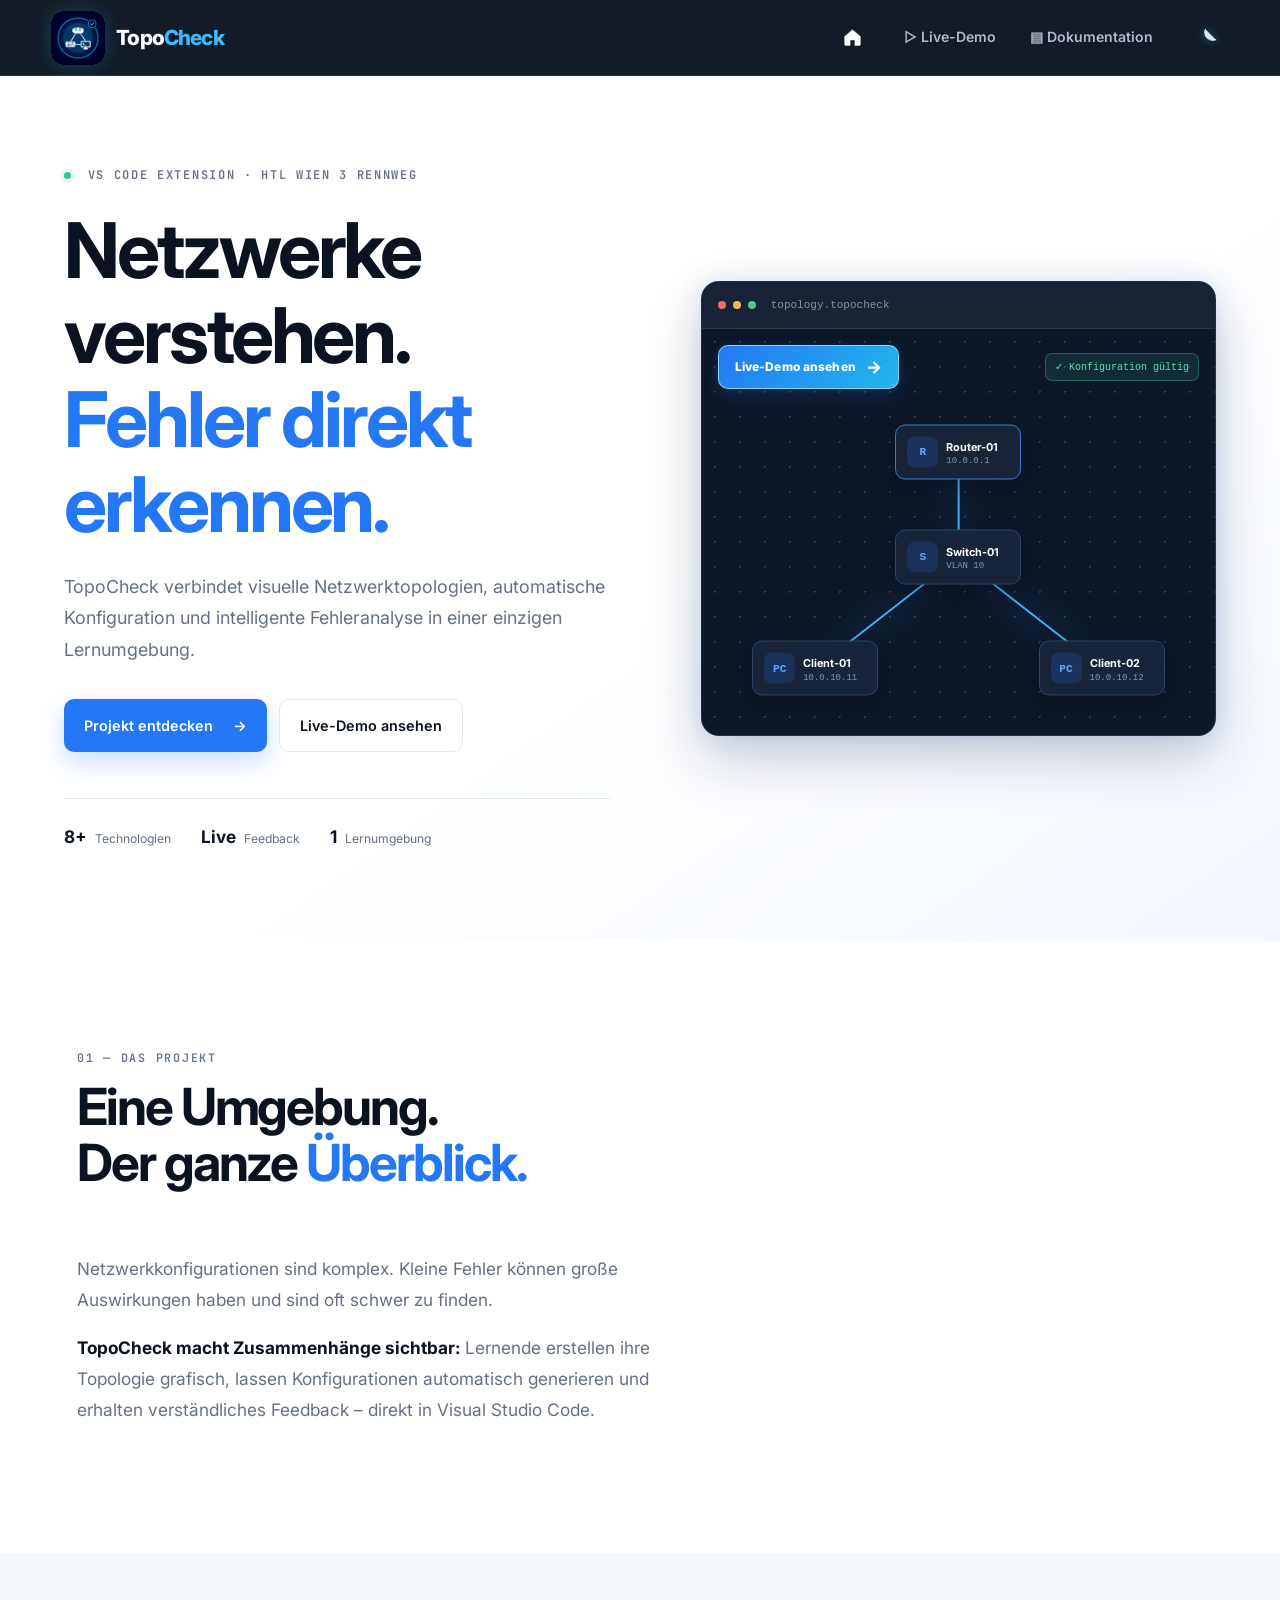
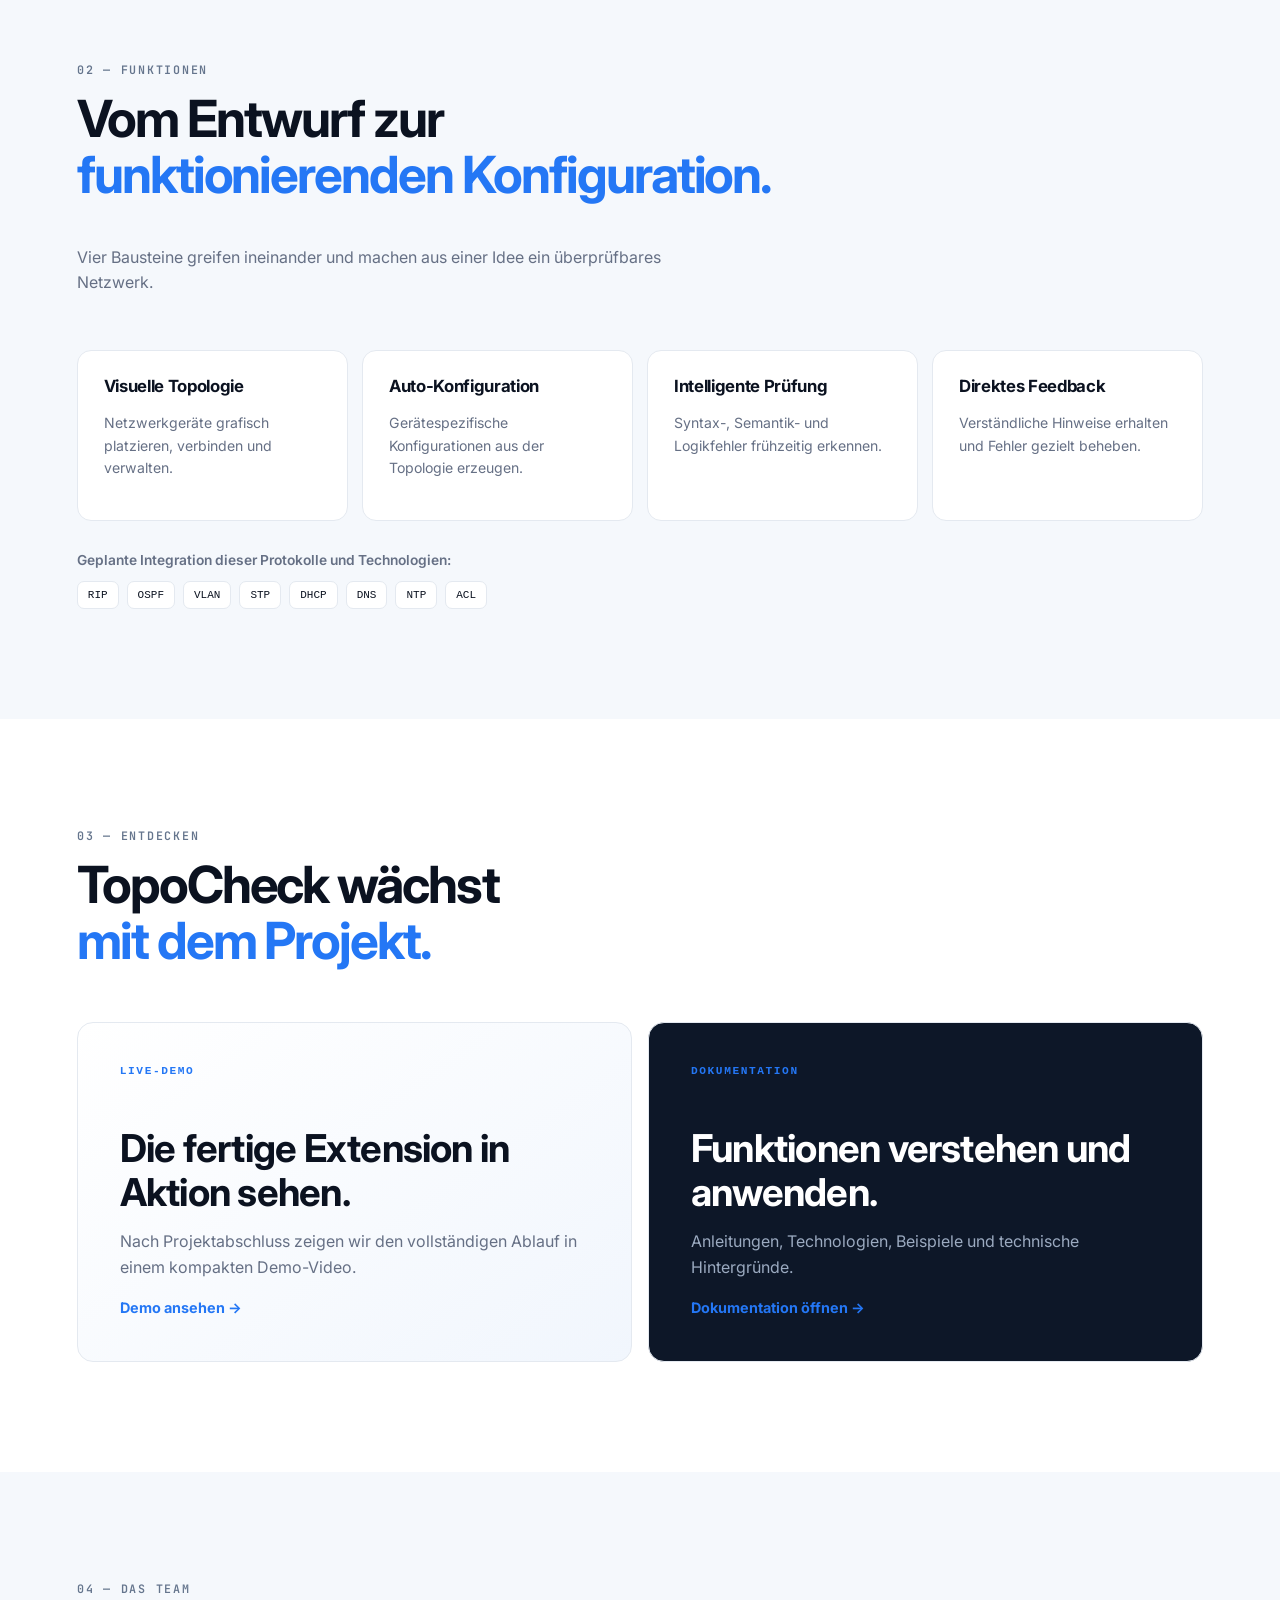
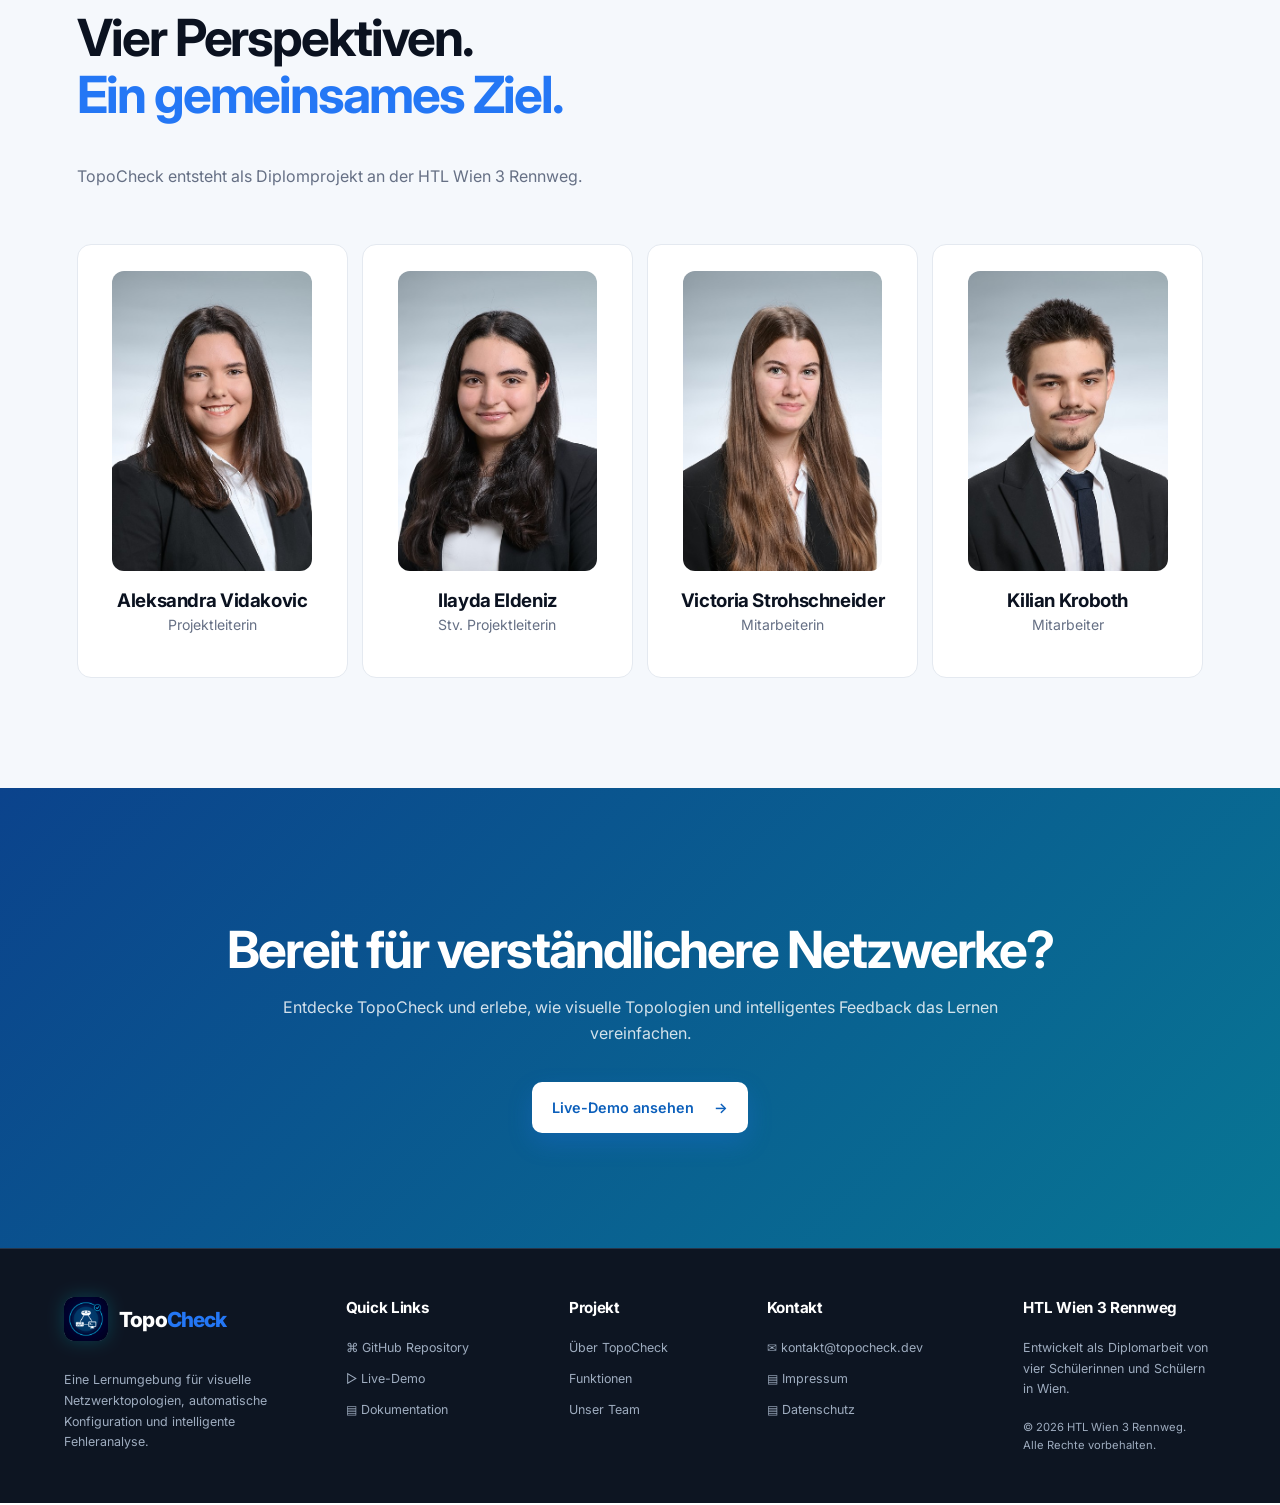
<file: index.html>
<!doctype html>
<html lang="de">

<head>
    <meta charset="utf-8">

    <meta name="viewport" content="width=device-width, initial-scale=1">

    <meta name="description"
        content="TopoCheck verbindet visuelle Netzwerktopologien, automatische Konfiguration und intelligente Fehleranalyse.">

    <title>TopoCheck | Netzwerke verstehen</title>

    <link rel="icon" href="assets/images/logo/favicon.svg" type="image/svg+xml">

    <!-- Schriftarten -->
    <link rel="preconnect" href="https://fonts.googleapis.com">

    <link rel="preconnect" href="https://fonts.gstatic.com" crossorigin>

    <link
        href="https://fonts.googleapis.com/css2?family=Inter:wght@400;500;600;700;800&family=JetBrains+Mono:wght@400;500;600&display=swap"
        rel="stylesheet">

    <!-- Stylesheets -->
    <link rel="stylesheet" href="assets/css/base.css?v=20261113-1">

    <link rel="stylesheet" href="assets/css/components.css?v=20261113-2">

    <link rel="stylesheet" href="assets/css/home.css?v=20261113-1">

    <link rel="stylesheet" href="assets/css/animations.css?v=20260816-4">

    <link rel="stylesheet" href="assets/css/responsive.css?v=20261113-1">

    <!-- JavaScript -->
    <script src="assets/js/main.js?v=20260817-3" defer></script>

    <script src="assets/js/animations.js" defer></script>
</head>

<body>
    <header class="site-header"><a class="brand" href="./" aria-label="TopoCheck Startseite"><img
                class="brand-logo" src="assets/images/logo/dark_logo.jpeg" alt=""><span class="brand-text">Topo<em>Check</em></span></a><button
            class="menu-button" type="button" aria-label="Navigation öffnen" aria-expanded="false"
            aria-controls="main-navigation"><span></span><span></span><span></span></button>
        <nav class="main-nav" id="main-navigation"><a class="nav-home active" href="./" aria-label="Startseite" title="Startseite"><svg viewBox="0 0 24 24" aria-hidden="true"><path d="M3 10.8 12 3l9 7.8v9.1a1.1 1.1 0 0 1-1.1 1.1h-5.2v-6.2H9.3V21H4.1A1.1 1.1 0 0 1 3 19.9Z"></path></svg></a><a href="playground/">▷ Live-Demo</a><a
                href="docs/">▤ Dokumentation</a></nav>
    </header>
    <main>
        <section class="hero" id="start">
            <div class="hero-copy reveal">
                <p class="eyebrow"><span></span> VS CODE EXTENSION · HTL WIEN 3 RENNWEG</p>
                <h1>Netzwerke verstehen.<br><em>Fehler direkt erkennen.</em></h1>
                <p class="lead">TopoCheck verbindet visuelle Netzwerktopologien, automatische Konfiguration und
                    intelligente Fehleranalyse in einer einzigen Lernumgebung.</p>
                <div class="button-row"><a class="button primary" href="#projekt">Projekt entdecken <span>→</span></a><a
                        class="button secondary" href="playground/">Live-Demo ansehen</a></div>
                <div class="hero-stats"><span><b>8+</b> Technologien</span><span><b>Live</b>
                        Feedback</span><span><b>1</b> Lernumgebung</span></div>
            </div>
            <div class="topology-window reveal" aria-label="Vorschau der TopoCheck Extension">
                <div class="window-bar"><i></i><i></i><i></i><span>topology.topocheck</span></div>
                <div class="topology-canvas">
                    <div class="topology-actions">
                        <a class="preview-playground" href="playground/">Live-Demo ansehen <span aria-hidden="true">→</span></a>
                        <span class="valid-badge">✓ Konfiguration gültig</span>
                    </div>
                    <div class="topology-graph">
                        <svg class="topology-wires" viewBox="0 0 100 100" preserveAspectRatio="none" aria-hidden="true">
                            <line x1="50" y1="18" x2="50" y2="50"></line>
                            <line x1="50" y1="50" x2="20" y2="84"></line>
                            <line x1="50" y1="50" x2="80" y2="84"></line>
                        </svg>
                        <div class="device router"><b>R</b><span>Router-01<small>10.0.0.1</small></span></div>
                        <div class="device switch"><b>S</b><span>Switch-01<small>VLAN 10</small></span></div>
                        <div class="device client client-a"><b>PC</b><span>Client-01<small>10.0.10.11</small></span></div>
                        <div class="device client client-b"><b>PC</b><span>Client-02<small>10.0.10.12</small></span></div>
                    </div>
                </div>
            </div>
        </section>
        <section class="section intro" id="projekt">
            <div class="reveal">
                <p class="section-label">01 — DAS PROJEKT</p>
                <h2>Eine Umgebung.<br>Der ganze <em>Überblick.</em></h2>
            </div>
            <div class="intro-copy reveal">
                <p>Netzwerkkonfigurationen sind komplex. Kleine Fehler können große Auswirkungen haben und sind oft
                    schwer zu finden.</p>
                <p><strong>TopoCheck macht Zusammenhänge sichtbar:</strong> Lernende erstellen ihre Topologie grafisch,
                    lassen Konfigurationen automatisch generieren und erhalten verständliches Feedback – direkt in
                    Visual Studio Code.</p>
            </div>
        </section>
        <section class="section soft" id="funktionen">
            <div class="section-heading reveal">
                <div>
                    <p class="section-label">02 — FUNKTIONEN</p>
                    <h2>Vom Entwurf zur<br><em>funktionierenden Konfiguration.</em></h2>
                </div>
                <p>Vier Bausteine greifen ineinander und machen aus einer Idee ein überprüfbares Netzwerk.</p>
            </div>
            <div class="feature-grid">
                <article class="feature-card reveal">
                    <h3>Visuelle Topologie</h3>
                    <p>Netzwerkgeräte grafisch platzieren, verbinden und verwalten.</p>
                </article>
                <article class="feature-card reveal">
                    <h3>Auto-Konfiguration</h3>
                    <p>Gerätespezifische Konfigurationen aus der Topologie erzeugen.</p>
                </article>
                <article class="feature-card reveal">
                    <h3>Intelligente Prüfung</h3>
                    <p>Syntax-, Semantik- und Logikfehler frühzeitig erkennen.</p>
                </article>
                <article class="feature-card reveal">
                    <h3>Direktes Feedback</h3>
                    <p>Verständliche Hinweise erhalten und Fehler gezielt beheben.</p>
                </article>
            </div>
            <p class="technology-note reveal">Geplante Integration dieser Protokolle und Technologien:</p>
            <div class="technology-row reveal">
                <span>RIP</span><span>OSPF</span><span>VLAN</span><span>STP</span><span>DHCP</span><span>DNS</span><span>NTP</span><span>ACL</span>
            </div>
        </section>
        <section class="section paths">
            <div class="section-heading reveal">
                <div>
                    <p class="section-label">03 — ENTDECKEN</p>
                    <h2>TopoCheck wächst<br><em>mit dem Projekt.</em></h2>
                </div>
            </div>
            <div class="path-grid"><a class="path-card reveal" href="playground/"><span>LIVE-DEMO</span>
                    <h3>Die fertige Extension in Aktion sehen.</h3>
                    <p>Nach Projektabschluss zeigen wir den vollständigen Ablauf in einem kompakten Demo-Video.</p><b>Demo ansehen
                        →</b>
                </a><a class="path-card dark reveal" href="docs/"><span>DOKUMENTATION</span>
                    <h3>Funktionen verstehen und anwenden.</h3>
                    <p>Anleitungen, Technologien, Beispiele und technische Hintergründe.</p><b>Dokumentation öffnen
                        →</b>
                </a></div>
        </section>
        <section class="section soft" id="team">
            <div class="section-heading reveal">
                <div>
                    <p class="section-label">04 — DAS TEAM</p>
                    <h2>Vier Perspektiven.<br><em>Ein gemeinsames Ziel.</em></h2>
                </div>
                <p>TopoCheck entsteht als Diplomprojekt an der HTL Wien 3 Rennweg.</p>
            </div>
            <div class="team-grid">
                <article class="team-card reveal">
                    <img class="team-photo" src="assets/images/team/Aleksandra-portrait.jpg?v=69cac9b" alt="Aleksandra Vidakovic">
                    <h3>Aleksandra Vidakovic</h3>
                    <p>Projektleiterin</p>
                </article>
                <article class="team-card reveal">
                    <img class="team-photo" src="assets/images/team/Ilayda.jpg" alt="Ilayda Eldeniz">
                    <h3>Ilayda Eldeniz</h3>
                    <p>Stv. Projektleiterin</p>
                </article>
                <article class="team-card reveal">
                    <img class="team-photo" src="assets/images/team/Victoria.jpg" alt="Victoria Strohschneider">
                    <h3>Victoria Strohschneider</h3>
                    <p>Mitarbeiterin</p>
                </article>
                <article class="team-card reveal">
                    <img class="team-photo" src="assets/images/team/Kilian-portrait.jpg?v=69cac9b" alt="Kilian Kroboth">
                    <h3>Kilian Kroboth</h3>
                    <p>Mitarbeiter</p>
                </article>
            </div>
        </section>
        <section class="contact-section">
            <h2>Bereit für verständlichere Netzwerke?</h2>
            <p>Entdecke TopoCheck und erlebe, wie visuelle Topologien und intelligentes Feedback das Lernen vereinfachen.</p>
            <a class="button primary" href="playground/">Live-Demo ansehen <span>→</span></a>
        </section>
    </main>
    <footer class="site-footer">
        <div class="footer-column footer-about"><a class="brand" href="./"><img class="brand-logo"
                    src="assets/images/logo/dark_logo.jpeg" alt=""><span>Topo<em>Check</em></span></a>
            <p>Eine Lernumgebung für visuelle Netzwerktopologien, automatische Konfiguration und intelligente Fehleranalyse.</p>
        </div>
        <div class="footer-column"><h3>Quick Links</h3><a href="https://github.com/TopoCheck/TopoCheck-Extension" target="_blank" rel="noopener noreferrer">⌘ GitHub Repository</a><a
                href="playground/">▷ Live-Demo</a><a href="docs/">▤ Dokumentation</a></div>
        <div class="footer-column"><h3>Projekt</h3><a href="#projekt">Über TopoCheck</a><a href="#funktionen">Funktionen</a><a
                href="#team">Unser Team</a></div>
        <div class="footer-column"><h3>Kontakt</h3><a href="mailto:kontakt@topocheck.dev">✉ kontakt@topocheck.dev</a><a
                href="impressum/">▤ Impressum</a><a href="datenschutz/">▤ Datenschutz</a></div>
        <div class="footer-column"><h3>HTL Wien 3 Rennweg</h3><p>Entwickelt als Diplomarbeit von vier Schülerinnen und Schülern in Wien.</p><p
                class="copyright">© <span data-current-year>2026</span> HTL Wien 3 Rennweg.<br>Alle Rechte vorbehalten.</p></div>
    </footer>
</body>

</html>
</file>
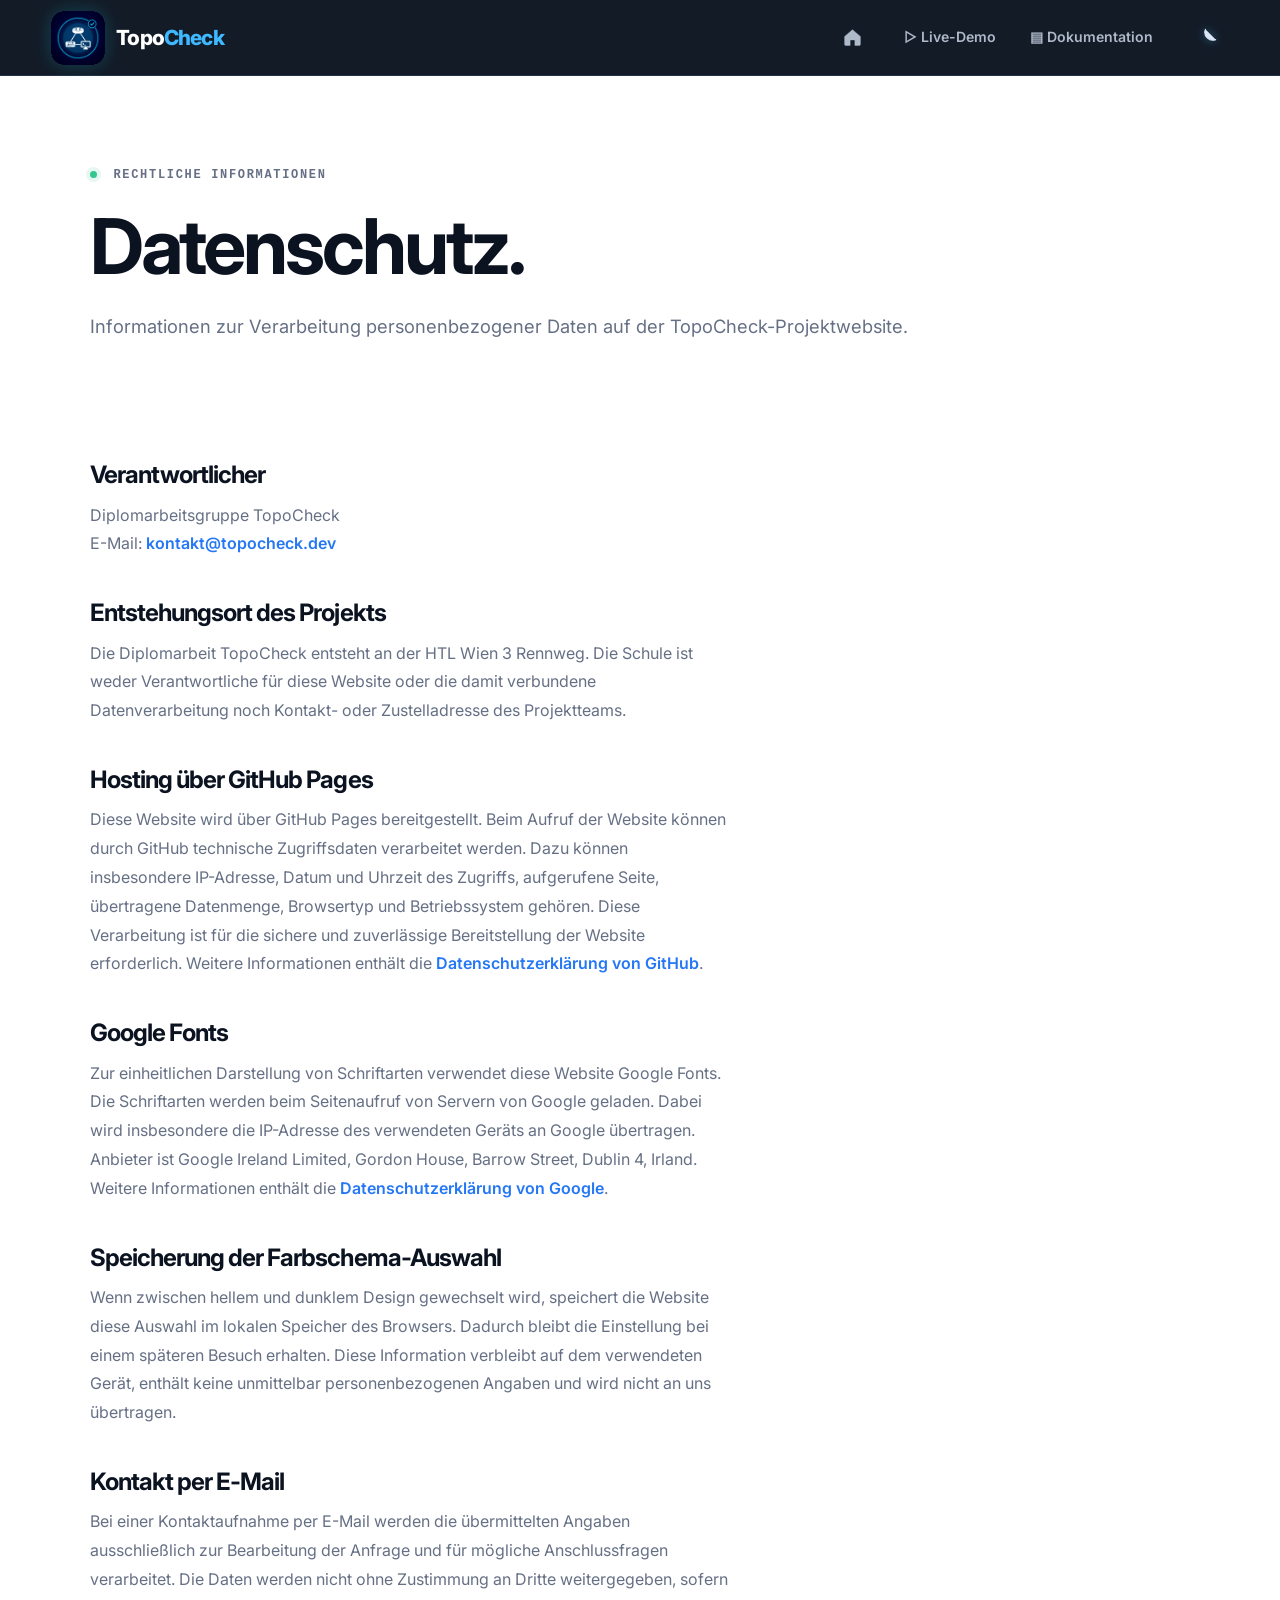
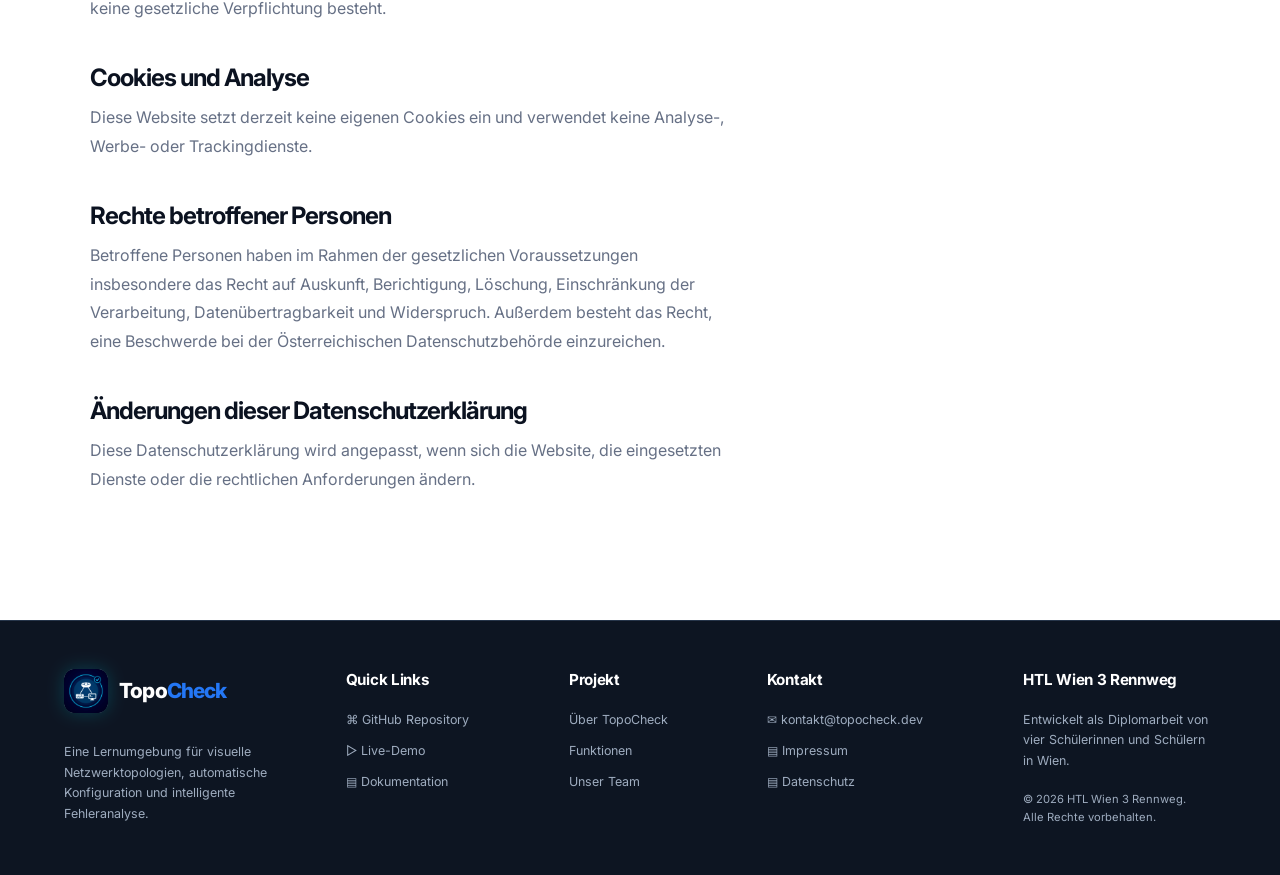
<file: datenschutz/index.html>
<!DOCTYPE html>
<html lang="de">
<head>
    <meta charset="UTF-8">
    <meta name="viewport" content="width=device-width, initial-scale=1.0">
    <meta name="description" content="Datenschutzerklärung der TopoCheck Projektwebsite.">
    <title>Datenschutz | TopoCheck</title>
    <link rel="icon" href="../assets/images/logo/favicon.svg" type="image/svg+xml">
    <link rel="preconnect" href="https://fonts.googleapis.com">
    <link rel="preconnect" href="https://fonts.gstatic.com" crossorigin>
    <link href="https://fonts.googleapis.com/css2?family=IBM+Plex+Mono:wght@400;500;600&family=Inter:wght@400;500;600;700;800&display=swap" rel="stylesheet">
    <link rel="stylesheet" href="../assets/css/base.css?v=20261113-1">
    <link rel="stylesheet" href="../assets/css/components.css?v=20261113-2">
    <link rel="stylesheet" href="../assets/css/animations.css?v=20260816-4">
    <link rel="stylesheet" href="../assets/css/responsive.css?v=20261113-1">
    <script src="../assets/js/main.js?v=20260817-3" defer></script>
</head>
<body>
    <header class="site-header"><a class="brand" href="../" aria-label="TopoCheck Startseite"><img
                class="brand-logo" src="../assets/images/logo/dark_logo.jpeg" alt=""><span class="brand-text">Topo<em>Check</em></span></a><button
            class="menu-button" type="button" aria-label="Navigation öffnen" aria-expanded="false"
            aria-controls="main-navigation"><span></span><span></span><span></span></button>
        <nav class="main-nav" id="main-navigation"><a class="nav-home" href="../" aria-label="Startseite" title="Startseite"><svg viewBox="0 0 24 24" aria-hidden="true"><path d="M3 10.8 12 3l9 7.8v9.1a1.1 1.1 0 0 1-1.1 1.1h-5.2v-6.2H9.3V21H4.1A1.1 1.1 0 0 1 3 19.9Z"></path></svg></a><a href="../playground/">▷ Live-Demo</a><a href="../docs/">▤ Dokumentation</a></nav>
    </header>
    <main>
        <section class="page-hero">
            <p class="eyebrow"><span></span> RECHTLICHE INFORMATIONEN</p>
            <h1>Datenschutz.</h1>
            <p>Informationen zur Verarbeitung personenbezogener Daten auf der TopoCheck-Projektwebsite.</p>
        </section>
        <section class="legal-content">
            <h2>Verantwortlicher</h2>
            <p>Diplomarbeitsgruppe TopoCheck<br>E-Mail: <a href="mailto:kontakt@topocheck.dev">kontakt@topocheck.dev</a></p>

            <h2>Entstehungsort des Projekts</h2>
            <p>Die Diplomarbeit TopoCheck entsteht an der HTL Wien 3 Rennweg. Die Schule ist weder Verantwortliche für diese Website oder die damit verbundene Datenverarbeitung noch Kontakt- oder Zustelladresse des Projektteams.</p>

            <h2>Hosting über GitHub Pages</h2>
            <p>Diese Website wird über GitHub Pages bereitgestellt. Beim Aufruf der Website können durch GitHub technische Zugriffsdaten verarbeitet werden. Dazu können insbesondere IP-Adresse, Datum und Uhrzeit des Zugriffs, aufgerufene Seite, übertragene Datenmenge, Browsertyp und Betriebssystem gehören. Diese Verarbeitung ist für die sichere und zuverlässige Bereitstellung der Website erforderlich. Weitere Informationen enthält die <a href="https://docs.github.com/de/site-policy/privacy-policies/github-general-privacy-statement" target="_blank" rel="noopener noreferrer">Datenschutzerklärung von GitHub</a>.</p>

            <h2>Google Fonts</h2>
            <p>Zur einheitlichen Darstellung von Schriftarten verwendet diese Website Google Fonts. Die Schriftarten werden beim Seitenaufruf von Servern von Google geladen. Dabei wird insbesondere die IP-Adresse des verwendeten Geräts an Google übertragen. Anbieter ist Google Ireland Limited, Gordon House, Barrow Street, Dublin 4, Irland. Weitere Informationen enthält die <a href="https://policies.google.com/privacy?hl=de" target="_blank" rel="noopener noreferrer">Datenschutzerklärung von Google</a>.</p>

            <h2>Speicherung der Farbschema-Auswahl</h2>
            <p>Wenn zwischen hellem und dunklem Design gewechselt wird, speichert die Website diese Auswahl im lokalen Speicher des Browsers. Dadurch bleibt die Einstellung bei einem späteren Besuch erhalten. Diese Information verbleibt auf dem verwendeten Gerät, enthält keine unmittelbar personenbezogenen Angaben und wird nicht an uns übertragen.</p>

            <h2>Kontakt per E-Mail</h2>
            <p>Bei einer Kontaktaufnahme per E-Mail werden die übermittelten Angaben ausschließlich zur Bearbeitung der Anfrage und für mögliche Anschlussfragen verarbeitet. Die Daten werden nicht ohne Zustimmung an Dritte weitergegeben, sofern keine gesetzliche Verpflichtung besteht.</p>

            <h2>Cookies und Analyse</h2>
            <p>Diese Website setzt derzeit keine eigenen Cookies ein und verwendet keine Analyse-, Werbe- oder Trackingdienste.</p>

            <h2>Rechte betroffener Personen</h2>
            <p>Betroffene Personen haben im Rahmen der gesetzlichen Voraussetzungen insbesondere das Recht auf Auskunft, Berichtigung, Löschung, Einschränkung der Verarbeitung, Datenübertragbarkeit und Widerspruch. Außerdem besteht das Recht, eine Beschwerde bei der Österreichischen Datenschutzbehörde einzureichen.</p>

            <h2>Änderungen dieser Datenschutzerklärung</h2>
            <p>Diese Datenschutzerklärung wird angepasst, wenn sich die Website, die eingesetzten Dienste oder die rechtlichen Anforderungen ändern.</p>
        </section>
    </main>
    <footer class="site-footer">
        <div class="footer-column footer-about"><a class="brand" href="../"><img class="brand-logo" src="../assets/images/logo/dark_logo.jpeg" alt=""><span>Topo<em>Check</em></span></a><p>Eine Lernumgebung für visuelle Netzwerktopologien, automatische Konfiguration und intelligente Fehleranalyse.</p></div>
        <div class="footer-column"><h3>Quick Links</h3><a href="https://github.com/TopoCheck/TopoCheck-Extension" target="_blank" rel="noopener noreferrer">⌘ GitHub Repository</a><a href="../playground/">▷ Live-Demo</a><a href="../docs/">▤ Dokumentation</a></div>
        <div class="footer-column"><h3>Projekt</h3><a href="../#projekt">Über TopoCheck</a><a href="../#funktionen">Funktionen</a><a href="../#team">Unser Team</a></div>
        <div class="footer-column"><h3>Kontakt</h3><a href="mailto:kontakt@topocheck.dev">✉ kontakt@topocheck.dev</a><a href="../impressum/">▤ Impressum</a><a href="./">▤ Datenschutz</a></div>
        <div class="footer-column"><h3>HTL Wien 3 Rennweg</h3><p>Entwickelt als Diplomarbeit von vier Schülerinnen und Schülern in Wien.</p><p class="copyright">© <span data-current-year>2026</span> HTL Wien 3 Rennweg.<br>Alle Rechte vorbehalten.</p></div>
    </footer>
</body>
</html>
</file>
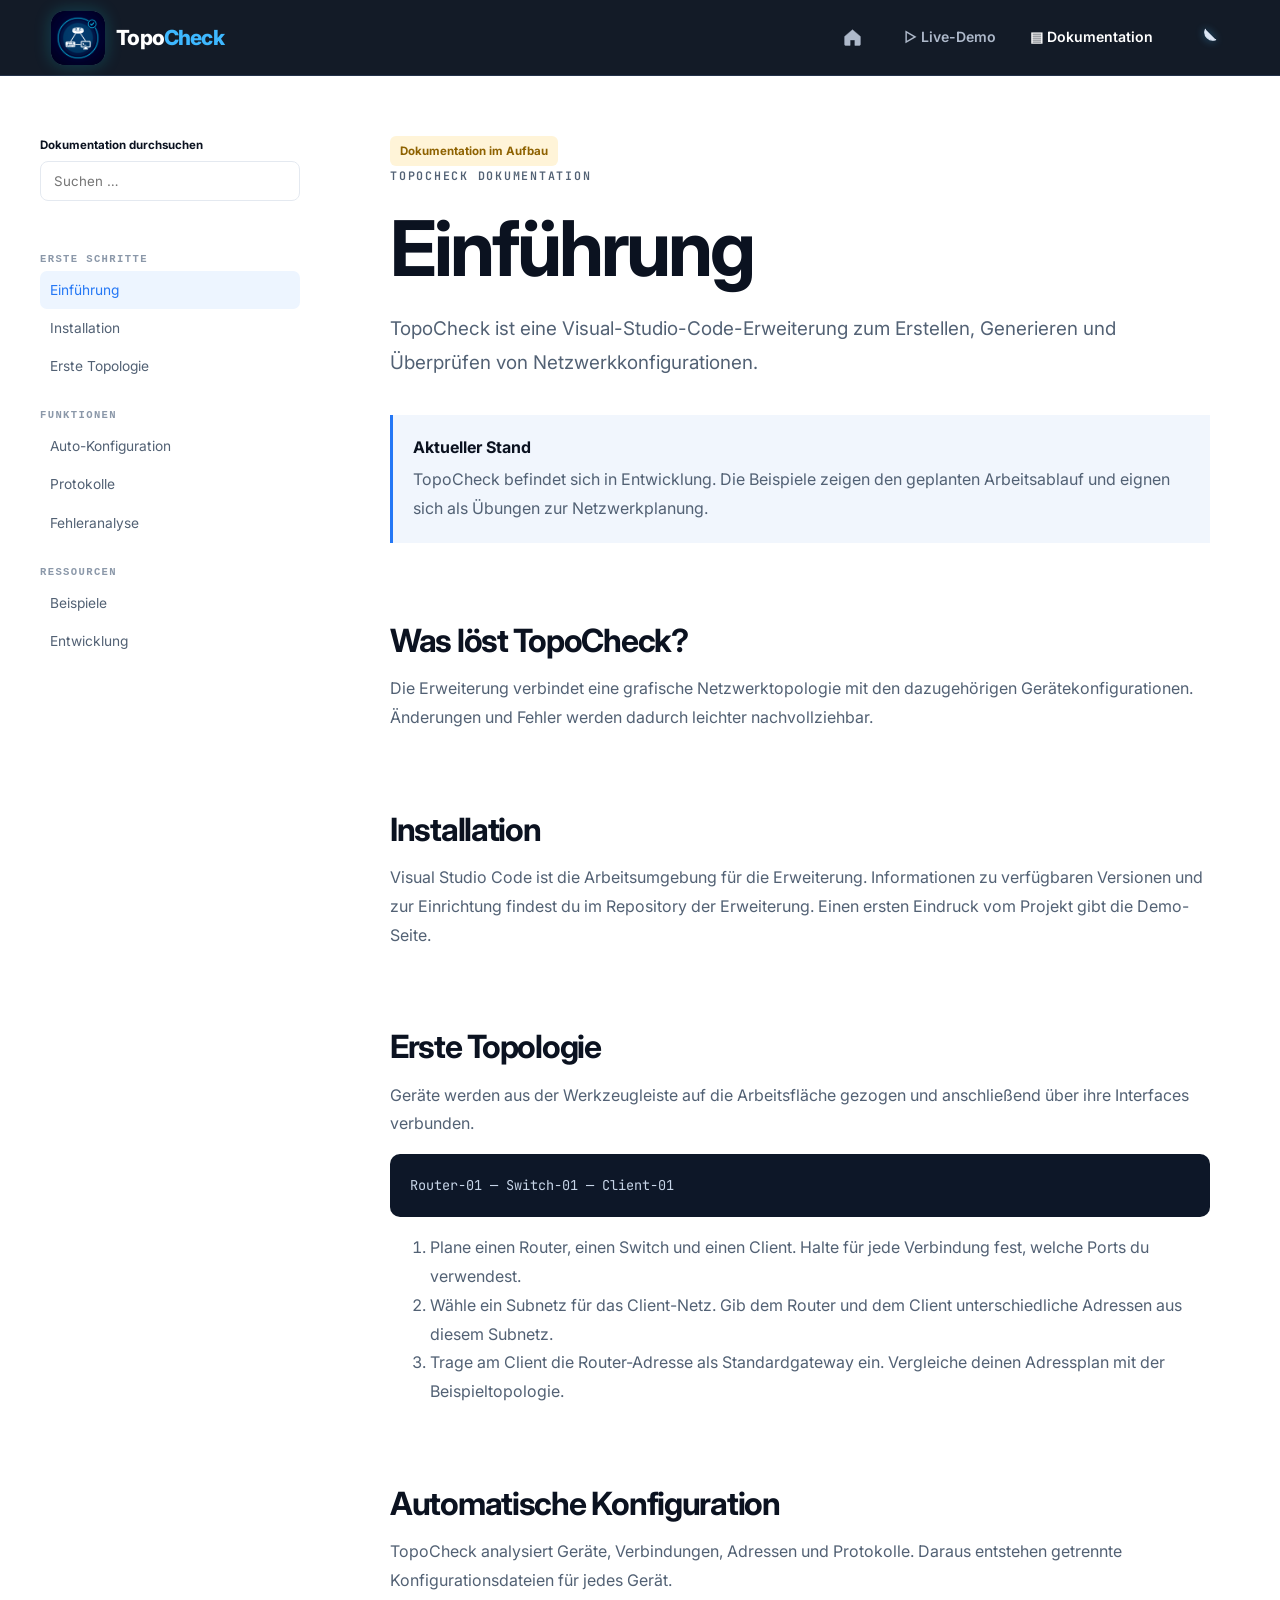
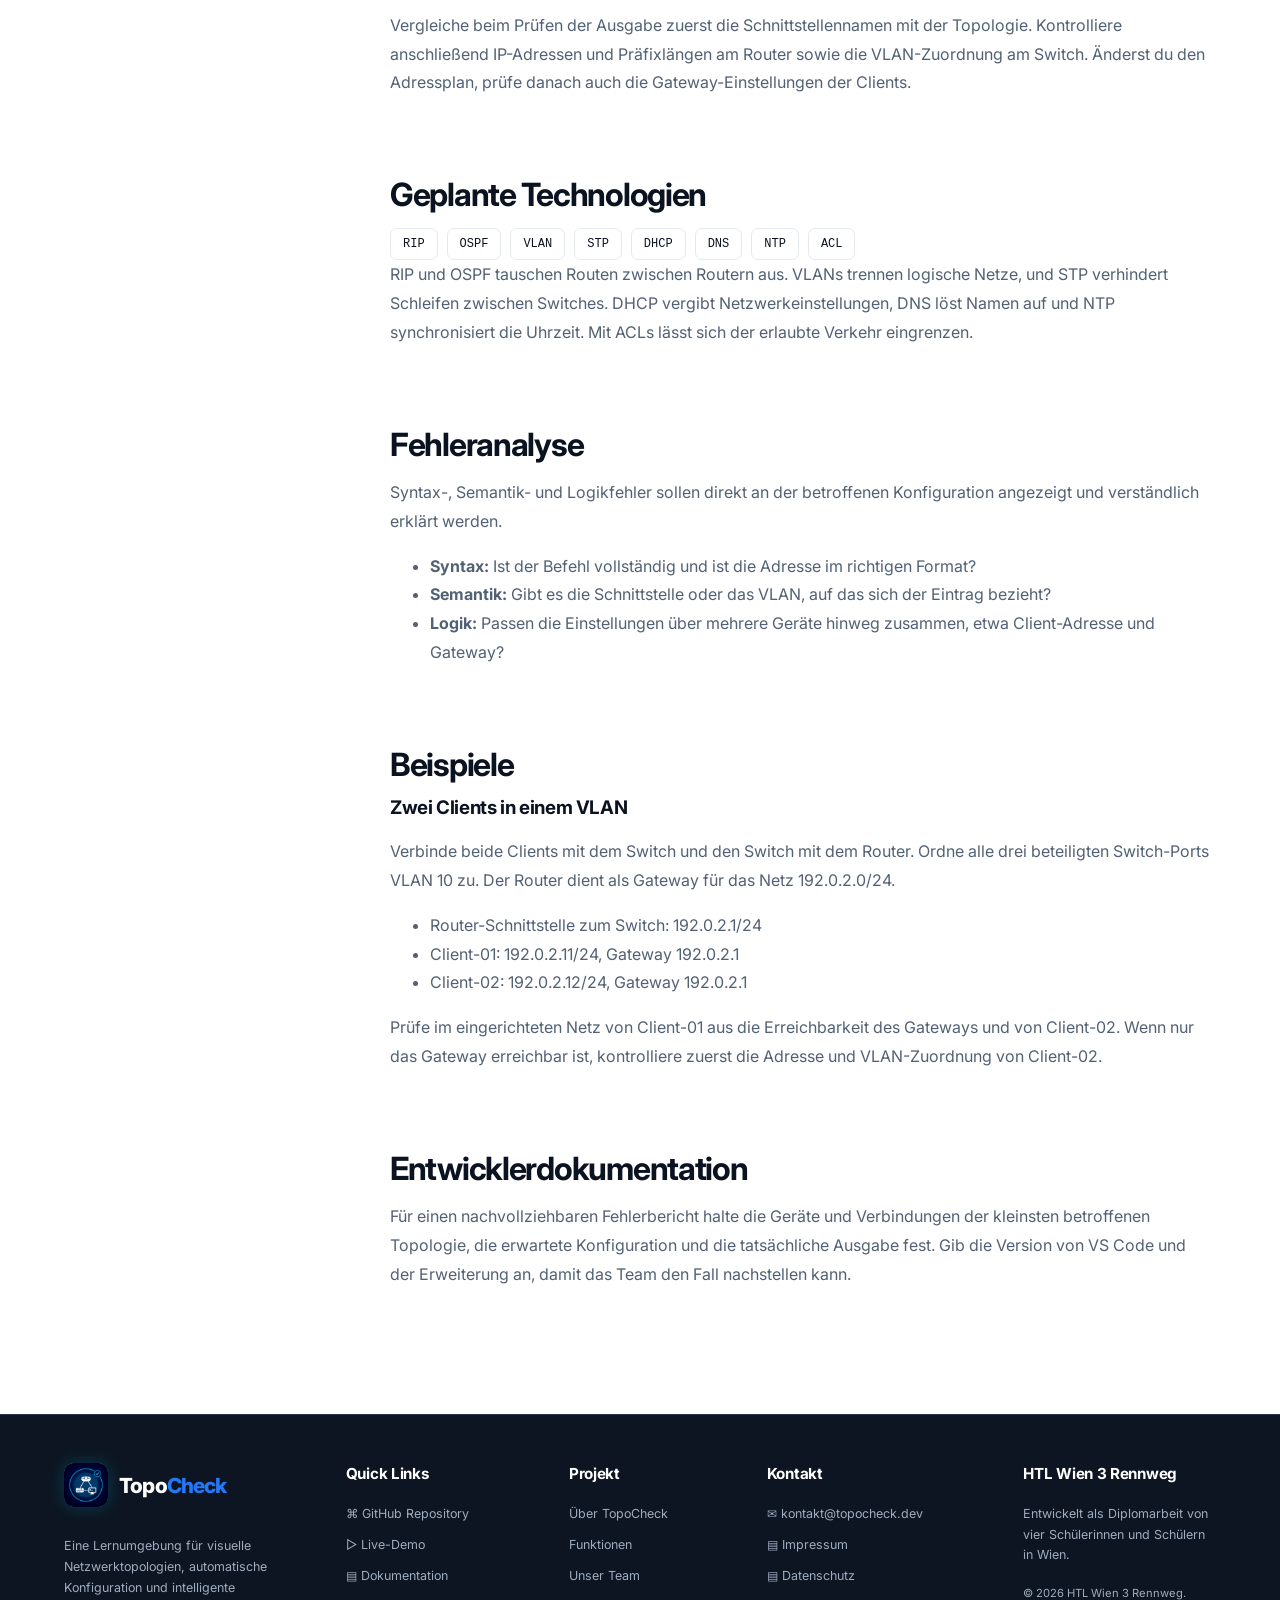
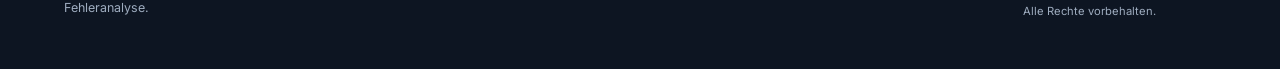
<file: docs/index.html>
<!doctype html>
<html lang="de">

<head>
    <meta charset="utf-8">

    <meta name="viewport" content="width=device-width, initial-scale=1">

    <meta name="description" content="Dokumentation des Projekts TopoCheck.">

    <title>Dokumentation | TopoCheck</title>

    <link rel="icon" href="../assets/images/logo/favicon.svg" type="image/svg+xml">

    <!-- Schriftarten -->
    <link rel="preconnect" href="https://fonts.googleapis.com">

    <link rel="preconnect" href="https://fonts.gstatic.com" crossorigin>

    <link
        href="https://fonts.googleapis.com/css2?family=Inter:wght@400;500;600;700;800&family=JetBrains+Mono:wght@400;500;600&display=swap"
        rel="stylesheet">

    <!-- Stylesheets -->
    <link rel="stylesheet" href="../assets/css/base.css?v=20261113-1">

    <link rel="stylesheet" href="../assets/css/components.css?v=20261113-2">

    <link rel="stylesheet" href="../assets/css/docs.css?v=20260816-2">

    <link rel="stylesheet" href="../assets/css/animations.css?v=20260816-4">

    <link rel="stylesheet" href="../assets/css/responsive.css?v=20261113-1">

    <!-- JavaScript -->
    <script src="../assets/js/main.js?v=20260817-3" defer></script>

    <script src="../assets/js/docs.js" defer></script>
</head>

<body class="docs-page">
    <header class="site-header"><a class="brand" href="../"><img
                class="brand-logo" src="../assets/images/logo/dark_logo.jpeg" alt=""><span class="brand-text">Topo<em>Check</em></span></a><button
            class="menu-button" type="button" aria-label="Navigation öffnen" aria-expanded="false"
            aria-controls="main-navigation"><span></span><span></span><span></span></button>
        <nav class="main-nav" id="main-navigation"><a class="nav-home" href="../" aria-label="Startseite" title="Startseite"><svg viewBox="0 0 24 24" aria-hidden="true"><path d="M3 10.8 12 3l9 7.8v9.1a1.1 1.1 0 0 1-1.1 1.1h-5.2v-6.2H9.3V21H4.1A1.1 1.1 0 0 1 3 19.9Z"></path></svg></a><a href="../playground/">▷ Live-Demo</a><a
                class="active" href="./">▤ Dokumentation</a></nav>
    </header>
    <main class="docs-layout">
        <aside class="docs-sidebar">
            <div class="docs-search"><label for="docs-search">Dokumentation durchsuchen</label><input id="docs-search"
                    type="search" placeholder="Suchen …"></div>
            <nav aria-label="Dokumentationskapitel">
                <p>ERSTE SCHRITTE</p><a class="active" href="#einfuehrung">Einführung</a><a
                    href="#installation">Installation</a><a href="#erste-topologie">Erste Topologie</a>
                <p>FUNKTIONEN</p><a href="#konfiguration">Auto-Konfiguration</a><a href="#protokolle">Protokolle</a><a
                    href="#fehleranalyse">Fehleranalyse</a>
                <p>RESSOURCEN</p><a href="#beispiele">Beispiele</a><a href="#entwicklung">Entwicklung</a>
            </nav>
        </aside>
        <article class="docs-content">
            <div class="docs-status">Dokumentation im Aufbau</div>
            <section id="einfuehrung" data-doc-section>
                <p class="section-label">TOPOCHECK DOKUMENTATION</p>
                <h1>Einführung</h1>
                <p class="docs-lead">TopoCheck ist eine Visual-Studio-Code-Erweiterung zum Erstellen, Generieren und
                    Überprüfen von Netzwerkkonfigurationen.</p>
                <div class="info-box"><b>Aktueller Stand</b>
                    <p>TopoCheck befindet sich in Entwicklung. Die Beispiele zeigen den geplanten Arbeitsablauf und eignen sich als Übungen zur Netzwerkplanung.</p>
                </div>
                <h2>Was löst TopoCheck?</h2>
                <p>Die Erweiterung verbindet eine grafische Netzwerktopologie mit den dazugehörigen
                    Gerätekonfigurationen. Änderungen und Fehler werden dadurch leichter nachvollziehbar.</p>
            </section>
            <section id="installation" data-doc-section>
                <h2>Installation</h2>
                <p>Visual Studio Code ist die Arbeitsumgebung für die Erweiterung. Informationen zu verfügbaren
                    Versionen und zur Einrichtung findest du im
                    <a href="https://github.com/TopoCheck/TopoCheck-Extension">Repository der Erweiterung</a>.
                    Einen ersten Eindruck vom Projekt gibt die <a href="../playground/">Demo-Seite</a>.</p>
            </section>
            <section id="erste-topologie" data-doc-section>
                <h2>Erste Topologie</h2>
                <p>Geräte werden aus der Werkzeugleiste auf die Arbeitsfläche gezogen und anschließend über ihre
                    Interfaces verbunden.</p>
                <pre><code>Router-01 — Switch-01 — Client-01</code></pre>
                <ol>
                    <li>Plane einen Router, einen Switch und einen Client. Halte für jede Verbindung fest, welche Ports du verwendest.</li>
                    <li>Wähle ein Subnetz für das Client-Netz. Gib dem Router und dem Client unterschiedliche Adressen aus diesem Subnetz.</li>
                    <li>Trage am Client die Router-Adresse als Standardgateway ein. Vergleiche deinen Adressplan mit der <a href="#beispiele">Beispieltopologie</a>.</li>
                </ol>
            </section>
            <section id="konfiguration" data-doc-section>
                <h2>Automatische Konfiguration</h2>
                <p>TopoCheck analysiert Geräte, Verbindungen, Adressen und Protokolle. Daraus entstehen getrennte
                    Konfigurationsdateien für jedes Gerät.</p>
                <p>Vergleiche beim Prüfen der Ausgabe zuerst die Schnittstellennamen mit der Topologie. Kontrolliere
                    anschließend IP-Adressen und Präfixlängen am Router sowie die VLAN-Zuordnung am Switch.
                    Änderst du den Adressplan, prüfe danach auch die Gateway-Einstellungen der Clients.</p>
            </section>
            <section id="protokolle" data-doc-section>
                <h2>Geplante Technologien</h2>
                <div class="doc-tags">
                    <span>RIP</span><span>OSPF</span><span>VLAN</span><span>STP</span><span>DHCP</span><span>DNS</span><span>NTP</span><span>ACL</span>
                </div>
                <p>RIP und OSPF tauschen Routen zwischen Routern aus. VLANs trennen logische Netze, und STP verhindert
                    Schleifen zwischen Switches. DHCP vergibt Netzwerkeinstellungen, DNS löst Namen auf und NTP
                    synchronisiert die Uhrzeit. Mit ACLs lässt sich der erlaubte Verkehr eingrenzen.</p>
            </section>
            <section id="fehleranalyse" data-doc-section>
                <h2>Fehleranalyse</h2>
                <p>Syntax-, Semantik- und Logikfehler sollen direkt an der betroffenen Konfiguration angezeigt und
                    verständlich erklärt werden.</p>
                <ul>
                    <li><strong>Syntax:</strong> Ist der Befehl vollständig und ist die Adresse im richtigen Format?</li>
                    <li><strong>Semantik:</strong> Gibt es die Schnittstelle oder das VLAN, auf das sich der Eintrag bezieht?</li>
                    <li><strong>Logik:</strong> Passen die Einstellungen über mehrere Geräte hinweg zusammen, etwa Client-Adresse und Gateway?</li>
                </ul>
            </section>
            <section id="beispiele" data-doc-section>
                <h2>Beispiele</h2>
                <h3>Zwei Clients in einem VLAN</h3>
                <p>Verbinde beide Clients mit dem Switch und den Switch mit dem Router. Ordne alle drei beteiligten
                    Switch-Ports VLAN 10 zu. Der Router dient als Gateway für das Netz 192.0.2.0/24.</p>
                <ul>
                    <li>Router-Schnittstelle zum Switch: 192.0.2.1/24</li>
                    <li>Client-01: 192.0.2.11/24, Gateway 192.0.2.1</li>
                    <li>Client-02: 192.0.2.12/24, Gateway 192.0.2.1</li>
                </ul>
                <p>Prüfe im eingerichteten Netz von Client-01 aus die Erreichbarkeit des Gateways und von Client-02.
                    Wenn nur das Gateway erreichbar ist, kontrolliere zuerst die Adresse und VLAN-Zuordnung von Client-02.</p>
            </section>
            <section id="entwicklung" data-doc-section>
                <h2>Entwicklerdokumentation</h2>
                <p>Für einen nachvollziehbaren Fehlerbericht halte die Geräte und Verbindungen der kleinsten betroffenen
                    Topologie, die erwartete Konfiguration und die tatsächliche Ausgabe fest. Gib die Version von VS Code
                    und der Erweiterung an, damit das Team den Fall nachstellen kann.</p>
            </section>
            <p class="no-results" id="docs-no-results" hidden>Keine passenden Kapitel gefunden.</p>
        </article>
    </main>
    <footer class="site-footer">
        <div class="footer-column footer-about"><a class="brand" href="../"><img class="brand-logo" src="../assets/images/logo/dark_logo.jpeg" alt=""><span>Topo<em>Check</em></span></a><p>Eine Lernumgebung für visuelle Netzwerktopologien, automatische Konfiguration und intelligente Fehleranalyse.</p></div>
        <div class="footer-column"><h3>Quick Links</h3><a href="https://github.com/TopoCheck/TopoCheck-Extension" target="_blank" rel="noopener noreferrer">⌘ GitHub Repository</a><a href="../playground/">▷ Live-Demo</a><a href="./">▤ Dokumentation</a></div>
        <div class="footer-column"><h3>Projekt</h3><a href="../#projekt">Über TopoCheck</a><a href="../#funktionen">Funktionen</a><a href="../#team">Unser Team</a></div>
        <div class="footer-column"><h3>Kontakt</h3><a href="mailto:kontakt@topocheck.dev">✉ kontakt@topocheck.dev</a><a href="../impressum/">▤ Impressum</a><a href="../datenschutz/">▤ Datenschutz</a></div>
        <div class="footer-column"><h3>HTL Wien 3 Rennweg</h3><p>Entwickelt als Diplomarbeit von vier Schülerinnen und Schülern in Wien.</p><p class="copyright">© <span data-current-year>2026</span> HTL Wien 3 Rennweg.<br>Alle Rechte vorbehalten.</p></div>
    </footer>
</body>

</html>
</file>
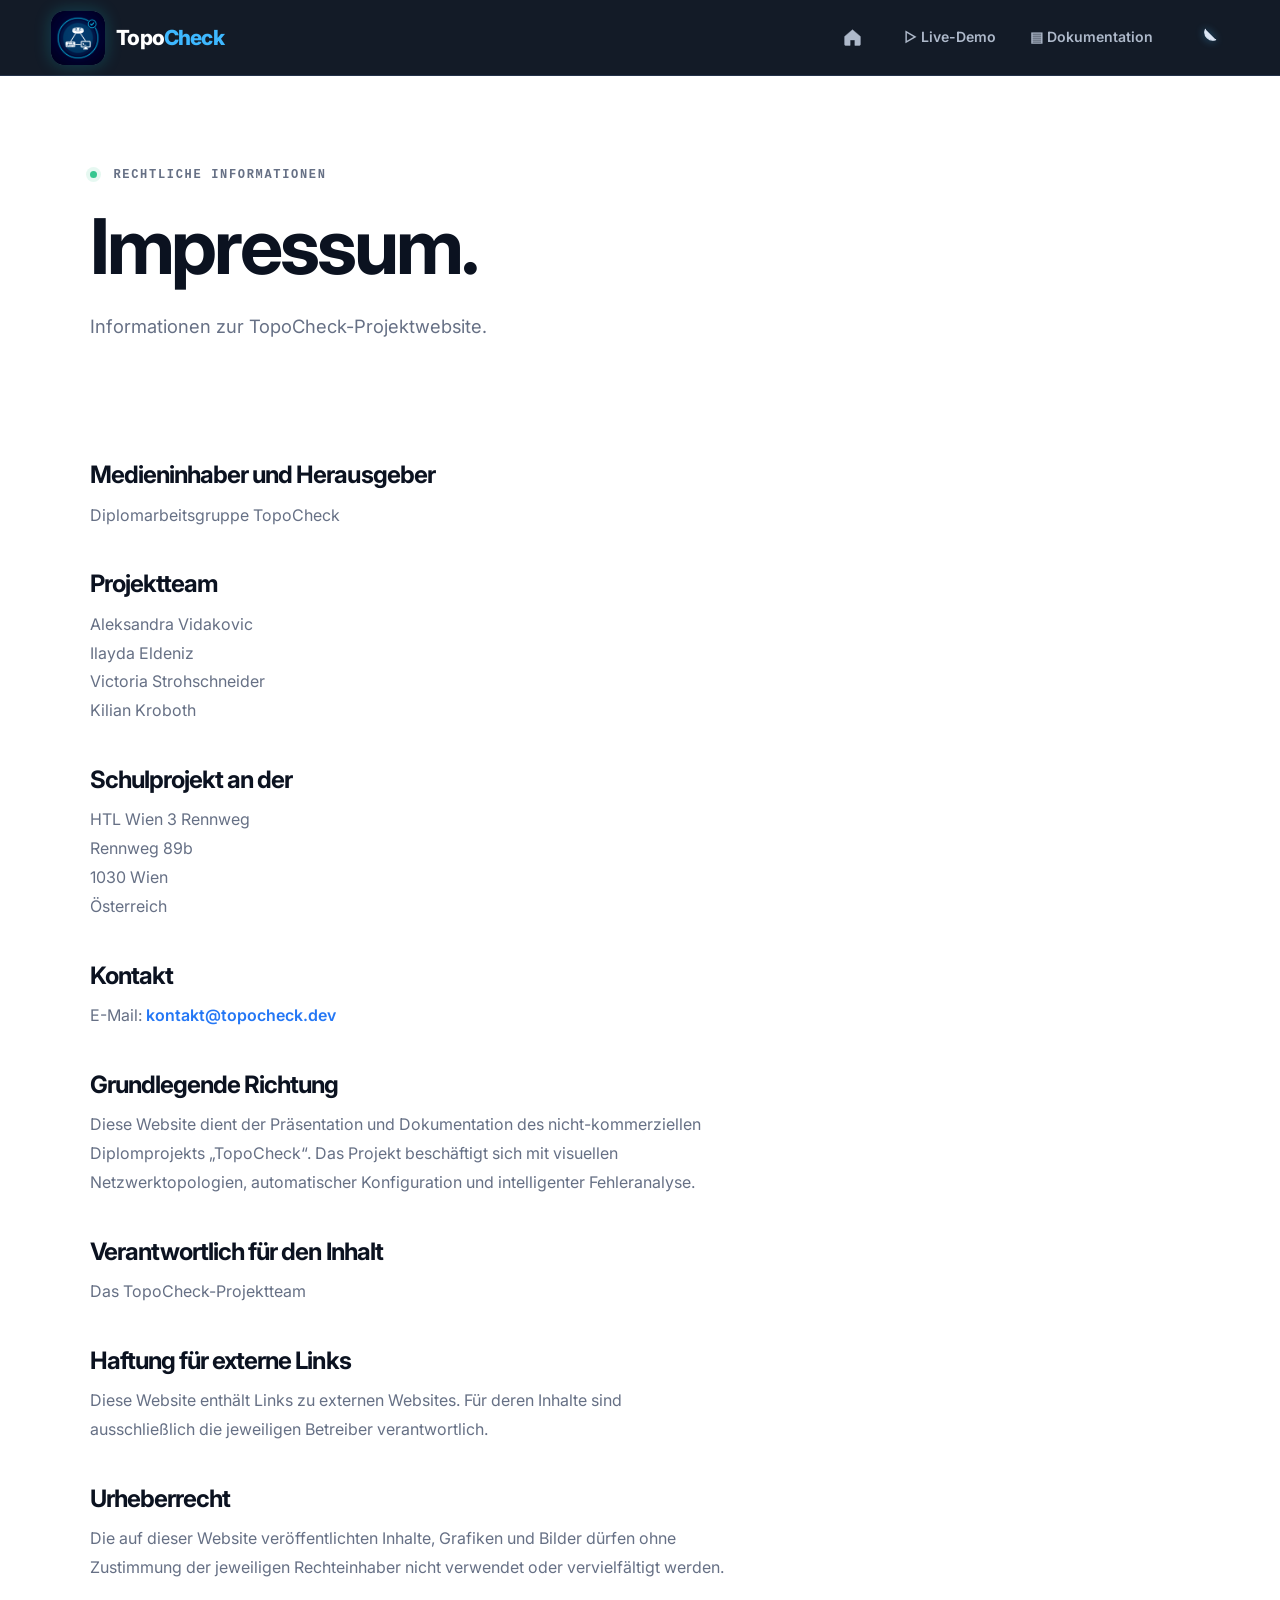
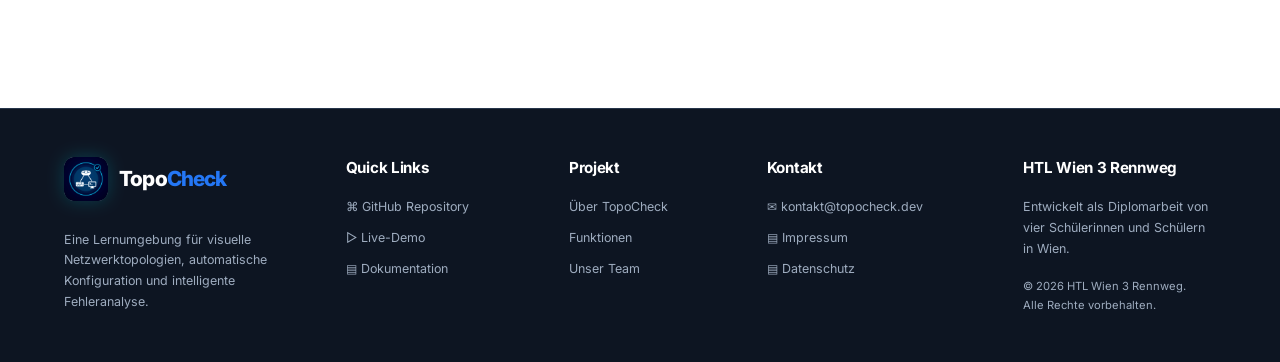
<file: impressum/index.html>
<!DOCTYPE html>
<html lang="de">
<head>
    <meta charset="UTF-8">
    <meta name="viewport" content="width=device-width, initial-scale=1.0">
    <meta name="description" content="Impressum der TopoCheck Projektwebsite.">
    <title>Impressum | TopoCheck</title>
    <link rel="icon" href="../assets/images/logo/favicon.svg" type="image/svg+xml">
    <link rel="preconnect" href="https://fonts.googleapis.com">
    <link rel="preconnect" href="https://fonts.gstatic.com" crossorigin>
    <link href="https://fonts.googleapis.com/css2?family=IBM+Plex+Mono:wght@400;500;600&family=Inter:wght@400;500;600;700;800&display=swap" rel="stylesheet">
    <link rel="stylesheet" href="../assets/css/base.css?v=20261113-1">
    <link rel="stylesheet" href="../assets/css/components.css?v=20261113-2">
    <link rel="stylesheet" href="../assets/css/animations.css?v=20260816-4">
    <link rel="stylesheet" href="../assets/css/responsive.css?v=20261113-1">
    <script src="../assets/js/main.js?v=20260817-3" defer></script>
</head>
<body>
    <header class="site-header"><a class="brand" href="../" aria-label="TopoCheck Startseite"><img
                class="brand-logo" src="../assets/images/logo/dark_logo.jpeg" alt=""><span class="brand-text">Topo<em>Check</em></span></a><button
            class="menu-button" type="button" aria-label="Navigation öffnen" aria-expanded="false"
            aria-controls="main-navigation"><span></span><span></span><span></span></button>
        <nav class="main-nav" id="main-navigation"><a class="nav-home" href="../" aria-label="Startseite" title="Startseite"><svg viewBox="0 0 24 24" aria-hidden="true"><path d="M3 10.8 12 3l9 7.8v9.1a1.1 1.1 0 0 1-1.1 1.1h-5.2v-6.2H9.3V21H4.1A1.1 1.1 0 0 1 3 19.9Z"></path></svg></a><a href="../playground/">▷ Live-Demo</a><a href="../docs/">▤ Dokumentation</a></nav>
    </header>
    <main>
        <section class="page-hero">
            <p class="eyebrow"><span></span> RECHTLICHE INFORMATIONEN</p>
            <h1>Impressum.</h1>
            <p>Informationen zur TopoCheck-Projektwebsite.</p>
        </section>
        <section class="legal-content">
            <h2>Medieninhaber und Herausgeber</h2>
            <p>Diplomarbeitsgruppe TopoCheck</p>

            <h2>Projektteam</h2>
            <p>Aleksandra Vidakovic<br>Ilayda Eldeniz<br>Victoria Strohschneider<br>Kilian Kroboth</p>

            <h2>Schulprojekt an der</h2>
            <p>HTL Wien 3 Rennweg<br>Rennweg 89b<br>1030 Wien<br>Österreich</p>

            <h2>Kontakt</h2>
            <p>E-Mail: <a href="mailto:kontakt@topocheck.dev">kontakt@topocheck.dev</a></p>

            <h2>Grundlegende Richtung</h2>
            <p>Diese Website dient der Präsentation und Dokumentation des nicht-kommerziellen Diplomprojekts „TopoCheck“. Das Projekt beschäftigt sich mit visuellen Netzwerktopologien, automatischer Konfiguration und intelligenter Fehleranalyse.</p>

            <h2>Verantwortlich für den Inhalt</h2>
            <p>Das TopoCheck-Projektteam</p>

            <h2>Haftung für externe Links</h2>
            <p>Diese Website enthält Links zu externen Websites. Für deren Inhalte sind ausschließlich die jeweiligen Betreiber verantwortlich.</p>

            <h2>Urheberrecht</h2>
            <p>Die auf dieser Website veröffentlichten Inhalte, Grafiken und Bilder dürfen ohne Zustimmung der jeweiligen Rechteinhaber nicht verwendet oder vervielfältigt werden.</p>
        </section>
    </main>
    <footer class="site-footer">
        <div class="footer-column footer-about"><a class="brand" href="../"><img class="brand-logo" src="../assets/images/logo/dark_logo.jpeg" alt=""><span>Topo<em>Check</em></span></a><p>Eine Lernumgebung für visuelle Netzwerktopologien, automatische Konfiguration und intelligente Fehleranalyse.</p></div>
        <div class="footer-column"><h3>Quick Links</h3><a href="https://github.com/TopoCheck/TopoCheck-Extension" target="_blank" rel="noopener noreferrer">⌘ GitHub Repository</a><a href="../playground/">▷ Live-Demo</a><a href="../docs/">▤ Dokumentation</a></div>
        <div class="footer-column"><h3>Projekt</h3><a href="../#projekt">Über TopoCheck</a><a href="../#funktionen">Funktionen</a><a href="../#team">Unser Team</a></div>
        <div class="footer-column"><h3>Kontakt</h3><a href="mailto:kontakt@topocheck.dev">✉ kontakt@topocheck.dev</a><a href="./">▤ Impressum</a><a href="../datenschutz/">▤ Datenschutz</a></div>
        <div class="footer-column"><h3>HTL Wien 3 Rennweg</h3><p>Entwickelt als Diplomarbeit von vier Schülerinnen und Schülern in Wien.</p><p class="copyright">© <span data-current-year>2026</span> HTL Wien 3 Rennweg.<br>Alle Rechte vorbehalten.</p></div>
    </footer>
</body>
</html>
</file>
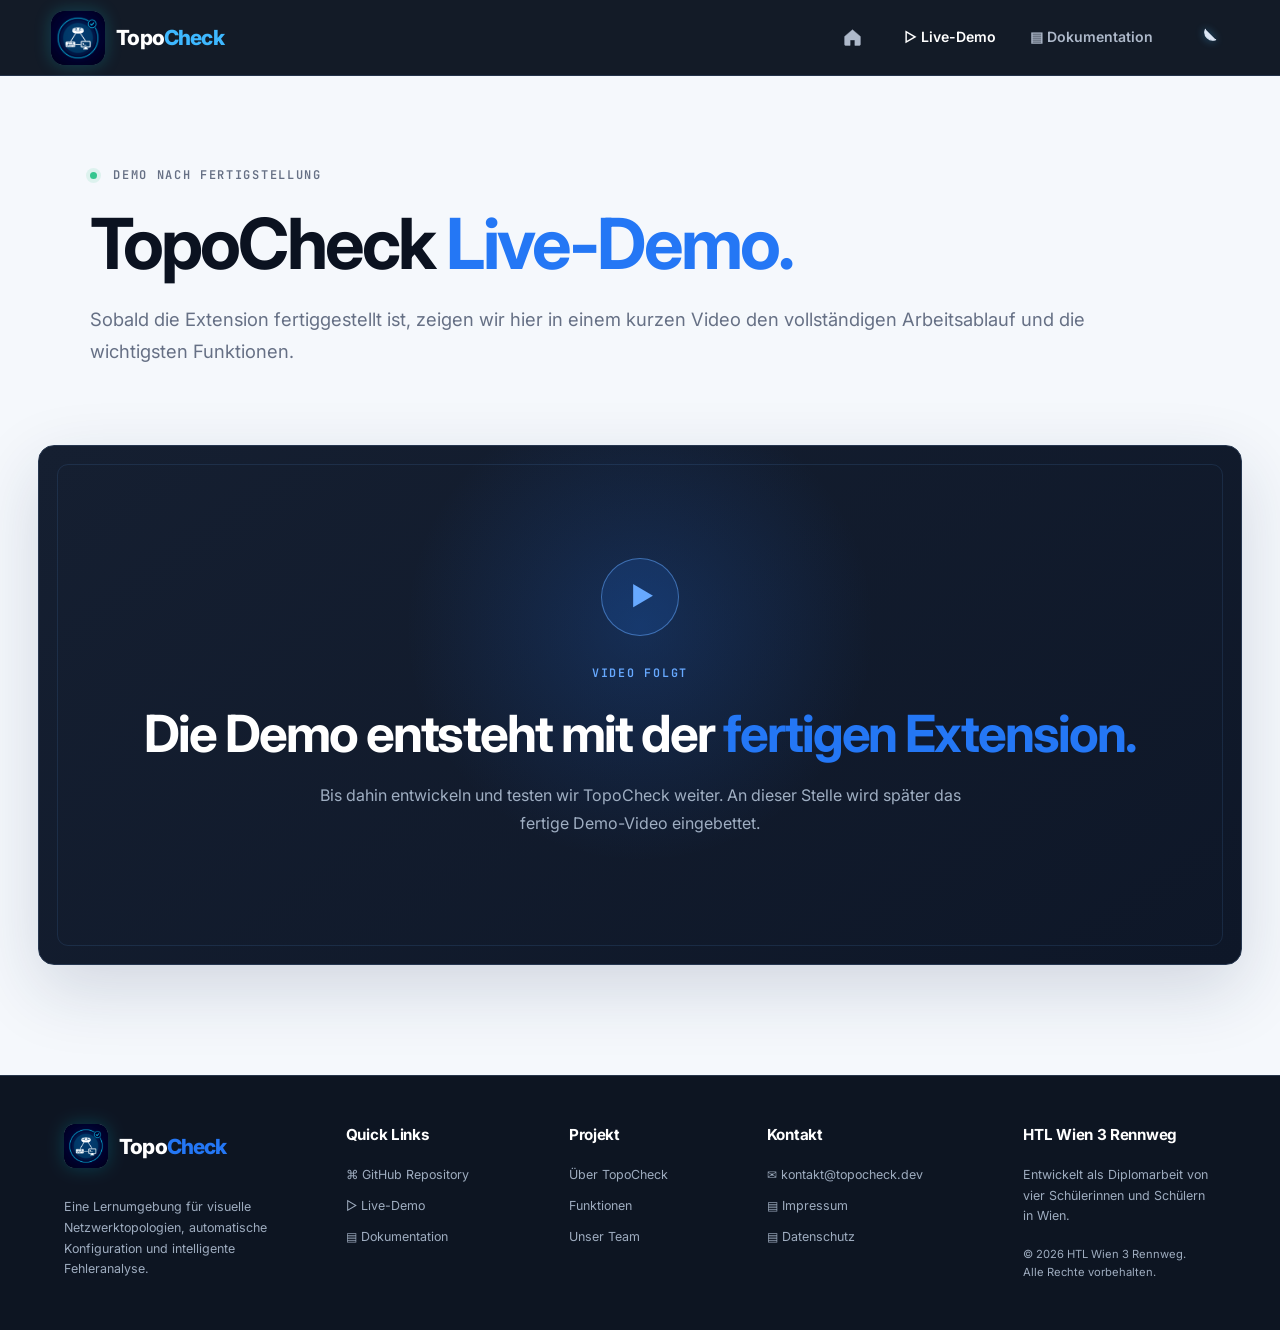
<file: playground/index.html>
<!doctype html>
<html lang="de">
<head>
    <meta charset="utf-8">
    <meta name="viewport" content="width=device-width, initial-scale=1">
    <meta name="description" content="Die zukünftige Video-Demo der fertigen TopoCheck Extension.">
    <title>Live-Demo | TopoCheck</title>
    <link rel="icon" href="../assets/images/logo/favicon.svg" type="image/svg+xml">
    <link rel="preconnect" href="https://fonts.googleapis.com">
    <link rel="preconnect" href="https://fonts.gstatic.com" crossorigin>
    <link href="https://fonts.googleapis.com/css2?family=Inter:wght@400;500;600;700;800&family=JetBrains+Mono:wght@400;500;600&display=swap" rel="stylesheet">
    <link rel="stylesheet" href="../assets/css/base.css?v=20261113-1">
    <link rel="stylesheet" href="../assets/css/components.css?v=20261113-2">
    <link rel="stylesheet" href="../assets/css/playground.css?v=20260923-1">
    <link rel="stylesheet" href="../assets/css/animations.css?v=20260816-4">
    <link rel="stylesheet" href="../assets/css/responsive.css?v=20261113-1">
    <script src="../assets/js/main.js?v=20260817-3" defer></script>
    <script src="../assets/js/animations.js" defer></script>
</head>
<body class="subpage">
    <header class="site-header"><a class="brand" href="../"><img class="brand-logo" src="../assets/images/logo/dark_logo.jpeg" alt=""><span class="brand-text">Topo<em>Check</em></span></a><button class="menu-button" type="button" aria-label="Navigation öffnen" aria-expanded="false" aria-controls="main-navigation"><span></span><span></span><span></span></button>
        <nav class="main-nav" id="main-navigation"><a class="nav-home" href="../" aria-label="Startseite" title="Startseite"><svg viewBox="0 0 24 24" aria-hidden="true"><path d="M3 10.8 12 3l9 7.8v9.1a1.1 1.1 0 0 1-1.1 1.1h-5.2v-6.2H9.3V21H4.1A1.1 1.1 0 0 1 3 19.9Z"></path></svg></a><a class="active" href="./">▷ Live-Demo</a><a href="../docs/">▤ Dokumentation</a></nav>
    </header>
    <main>
        <section class="page-hero">
            <p class="eyebrow"><span></span> DEMO NACH FERTIGSTELLUNG</p>
            <h1>TopoCheck <em>Live-Demo.</em></h1>
            <p>Sobald die Extension fertiggestellt ist, zeigen wir hier in einem kurzen Video den vollständigen Arbeitsablauf und die wichtigsten Funktionen.</p>
        </section>
        <section class="demo-video-section reveal" aria-labelledby="demo-video-title">
            <div class="demo-video-placeholder">
                <span class="demo-play-icon" aria-hidden="true">▶</span>
                <p class="section-label">VIDEO FOLGT</p>
                <h2 id="demo-video-title">Die Demo entsteht mit der <em>fertigen Extension.</em></h2>
                <p>Bis dahin entwickeln und testen wir TopoCheck weiter. An dieser Stelle wird später das fertige Demo-Video eingebettet.</p>
            </div>
        </section>
    </main>
    <footer class="site-footer">
        <div class="footer-column footer-about"><a class="brand" href="../"><img class="brand-logo" src="../assets/images/logo/dark_logo.jpeg" alt=""><span>Topo<em>Check</em></span></a><p>Eine Lernumgebung für visuelle Netzwerktopologien, automatische Konfiguration und intelligente Fehleranalyse.</p></div>
        <div class="footer-column"><h3>Quick Links</h3><a href="https://github.com/TopoCheck/TopoCheck-Extension" target="_blank" rel="noopener noreferrer">⌘ GitHub Repository</a><a href="./">▷ Live-Demo</a><a href="../docs/">▤ Dokumentation</a></div>
        <div class="footer-column"><h3>Projekt</h3><a href="../#projekt">Über TopoCheck</a><a href="../#funktionen">Funktionen</a><a href="../#team">Unser Team</a></div>
        <div class="footer-column"><h3>Kontakt</h3><a href="mailto:kontakt@topocheck.dev">✉ kontakt@topocheck.dev</a><a href="../impressum/">▤ Impressum</a><a href="../datenschutz/">▤ Datenschutz</a></div>
        <div class="footer-column"><h3>HTL Wien 3 Rennweg</h3><p>Entwickelt als Diplomarbeit von vier Schülerinnen und Schülern in Wien.</p><p class="copyright">© <span data-current-year>2026</span> HTL Wien 3 Rennweg.<br>Alle Rechte vorbehalten.</p></div>
    </footer>
</body>
</html>
</file>
<file: assets/css/base.css>
:root {
    /* Schriftarten */
    --font-main: "Inter", Arial, Helvetica, sans-serif;
    --font-code: "JetBrains Mono", Consolas, monospace;

    /* Farben */
    --ink: #0b1220;
    --muted: #667085;
    --line: #e4e9f0;

    --blue: #2477f5;
    --blue-dark: #125fd3;
    --cyan: #54d6e8;
    --green: #35c68f;

    --white: #ffffff;
    --soft: #f5f8fc;
    --navy: #0d1728;

    --surface: #ffffff;
    --surface-secondary: #f5f8fc;

    --header-background: rgba(255, 255, 255, 0.92);

    /* Layout */
    --shadow: 0 24px 70px rgba(25, 46, 80, 0.16);
    --radius: 16px;
    --max: 1220px;
}

/* Dunkelmodus */

[data-theme="dark"] {
    color-scheme: dark;

    --ink: #edf3fc;
    --muted: #a2afc2;
    --line: #29374c;

    --blue: #5a9cff;
    --blue-dark: #3182f6;
    --cyan: #62dbea;
    --green: #50d5a2;

    --white: #0b1321;
    --soft: #111b2b;
    --navy: #080e19;

    --surface: #101a2a;
    --surface-secondary: #111b2b;

    --header-background: rgba(11, 19, 33, 0.92);

    --shadow: 0 24px 70px rgba(0, 0, 0, 0.35);
}

/* Allgemeine Einstellungen */

* {
    box-sizing: border-box;
}

html {
    scroll-behavior: smooth;
    scroll-padding-top: 90px;
}

body {
    margin: 0;

    color: var(--ink);
    background: var(--white);

    font-family: var(--font-main);
    font-size: 16px;
    font-weight: 400;
    line-height: 1.6;

    transition:
        color 0.25s ease,
        background-color 0.25s ease;
}

a {
    color: inherit;
    text-decoration: none;
}

button,
input,
select,
textarea {
    font-family: var(--font-main);
}

button {
    color: inherit;
}

img {
    display: block;
    max-width: 100%;
}

/* Überschriften */

h1,
h2,
h3,
h4,
h5,
h6 {
    margin-top: 0;

    font-family: var(--font-main);
    font-weight: 700;
    line-height: 1.1;
    letter-spacing: -0.04em;
}

h1 {
    font-size: clamp(3rem, 6vw, 5.2rem);
}

h2 {
    font-size: clamp(2.25rem, 4vw, 3.9rem);
}

h3 {
    letter-spacing: -0.02em;
}

h1 em,
h2 em,
.brand em {
    color: var(--blue);
    font-style: normal;
}

/* Absätze */

p {
    margin-top: 0;
}

/* Technische Schrift */

code,
pre,
kbd,
samp,
.eyebrow,
.section-label,
.panel-label,
.window-bar,
.valid-badge,
.technology-row span,
.device small,
.demo-node small,
.added-node small {
    font-family: var(--font-code);
}

code {
    font-size: 0.9em;
    font-weight: 500;
}

pre {
    font-family: var(--font-code);
    font-size: 0.85rem;
    font-weight: 400;
    line-height: 1.7;
    tab-size: 4;
}

pre code {
    font: inherit;
}

/* Allgemeine Seitenbereiche */

.section {
    padding: 110px max(6vw, 24px);
}

.soft {
    background: var(--soft);
}

/* Kleine Beschriftungen */

.section-label,
.panel-label {
    color: #65758d;

    font-family: var(--font-code);
    font-size: 0.73rem;
    font-weight: 600;
    line-height: 1.3;
    letter-spacing: 0.15em;
}

.eyebrow {
    font-family: var(--font-code);
    font-size: 0.75rem;
    font-weight: 600;
    letter-spacing: 0.14em;
}

.muted {
    color: var(--muted);
}

/* Textauswahl */

::selection {
    color: #0b1220;
    background: #cfe3ff;
}

/* Tastaturfokus */

:focus-visible {
    outline: 3px solid rgba(36, 119, 245, 0.32);
    outline-offset: 3px;
}

/* Dunkelmodus: Homepage */

[data-theme="dark"] .hero {
    background:
        linear-gradient(145deg,
            #0b1321 55%,
            #101d31);
}

[data-theme="dark"] .feature-card,
[data-theme="dark"] .team-card,
[data-theme="dark"] .button.secondary,
[data-theme="dark"] .technology-row span {
    background: var(--surface);
    border-color: var(--line);
}

[data-theme="dark"] .feature-card:hover,
[data-theme="dark"] .team-card:hover {
    box-shadow: 0 18px 40px rgba(0, 0, 0, 0.28);
}

[data-theme="dark"] .path-card:not(.dark) {
    background:
        linear-gradient(145deg,
            #101a2a,
            #142238);

    border-color: var(--line);
}

[data-theme="dark"] .team-card div {
    color: #76adff;

    background:
        linear-gradient(145deg,
            #172a43,
            #1c3658);
}

/* Dunkelmodus: Playground */

[data-theme="dark"] .subpage {
    background: #0b1321;
}

[data-theme="dark"] .roadmap {
    background: #0b1321;
}

[data-theme="dark"] .roadmap-grid article {
    background: #111b2b;
}

/* Dunkelmodus: Dokumentation */

[data-theme="dark"] .docs-page {
    background: #0b1321;
}

[data-theme="dark"] .docs-sidebar nav a {
    color: var(--muted);
}

[data-theme="dark"] .docs-sidebar nav a:hover,
[data-theme="dark"] .docs-sidebar nav a.active {
    color: var(--blue);
    background: rgba(90, 156, 255, 0.12);
}

[data-theme="dark"] .docs-search input {
    color: var(--ink);
    background: var(--surface);
    border-color: var(--line);
}

[data-theme="dark"] .info-box {
    background: #111d30;
}

[data-theme="dark"] .doc-tags span {
    background: var(--surface);
    border-color: var(--line);
}

[data-theme="dark"] .no-results {
    background: var(--surface-secondary);
}

[data-theme="dark"] .docs-status {
    color: #f9cb69;
    background: rgba(249, 203, 105, 0.12);
}

/* Bewegungen reduzieren */

@media (prefers-reduced-motion: reduce) {
    html {
        scroll-behavior: auto;
    }

    body {
        transition: none;
    }

}
</file>
<file: assets/css/components.css>
/* Header */

.site-header {
    position: sticky;
    top: 0;
    z-index: 50;

    display: grid;
    grid-template-columns: 1fr auto auto;
    align-items: center;
    column-gap: 32px;

    height: 76px;
    padding: 0 max(4vw, 20px);

    color: #f3f7fc;
    background: rgba(10, 18, 31, 0.96);
    border-bottom: 1px solid #243249;

    backdrop-filter: blur(16px);

    transition:
        background-color 0.25s ease,
        border-color 0.25s ease;
}

/* Logo */

.brand {
    display: flex;
    align-items: center;
    justify-self: start;
    gap: 11px;

    font-family: var(--font-main);
    font-size: 1.3rem;
    font-weight: 800;
    letter-spacing: -0.04em;
}

.brand-logo {
    width: 44px;
    height: 44px;
    object-fit: contain;
    border-radius: 25%;
    image-rendering: auto;
    filter: contrast(1.12) saturate(1.12);
    box-shadow: 0 0 18px rgba(25, 210, 238, .2);
}

.site-header .brand-logo {
    width: 54px;
    height: 54px;
}

.site-header .brand-text {
    color: #ffffff;
}

.site-header .brand-text em {
    color: #3eb8ff;
}

/* Hauptnavigation */

.main-nav {
    display: flex;
    align-items: center;
    justify-content: flex-end;
    gap: 30px;

    font-family: var(--font-main);
    font-size: 0.88rem;
    font-weight: 600;
}

.main-nav a {
    display: inline-flex;
    align-items: center;
    gap: 7px;

    padding: 9px 2px;

    color: #aeb9ca;
    white-space: nowrap;

    transition: color 0.2s ease;
}

.main-nav a:hover,
.main-nav a.active {
    color: #ffffff;
}

.main-nav .nav-home {
    padding: 9px;
}

.nav-home svg {
    width: 21px;
    height: 21px;
    fill: currentColor;
    stroke: currentColor;
    stroke-width: 0.5;
}

.main-nav .nav-contact {
    padding: 9px 16px;

    border: 1px solid var(--line);
    border-radius: 9px;

    transition:
        color 0.2s ease,
        border-color 0.2s ease,
        background-color 0.2s ease;
}

.main-nav .nav-contact:hover {
    color: var(--blue);
    background: rgba(36, 119, 245, 0.06);
    border-color: var(--blue);
}

/* Hell-/Dunkelmodus-Schalter */

.theme-toggle {
    display: grid;
    place-items: center;
    justify-self: start;

    width: 42px;
    height: 42px;
    padding: 0;

    color: #dce6f5;
    background: transparent;

    border: 0;
    border-radius: 10px;

    cursor: pointer;

    transition:
        color 0.2s ease,
        background-color 0.2s ease,
        border-color 0.2s ease,
        transform 0.2s ease;
}

.theme-toggle:hover {
    color: var(--blue);
    border-color: var(--blue);

    transform: translateY(-1px);
}

.theme-toggle svg {
    width: 20px;
    height: 20px;

    fill: none;
    stroke: currentColor;
    stroke-width: 1.8;
    stroke-linecap: round;
    stroke-linejoin: round;
}

.theme-toggle .moon-icon {
    display: block;
    width: 23px;
    height: 23px;
    fill: currentColor;
    stroke: currentColor;
    stroke-width: 1.2;
    filter: drop-shadow(0 0 4px rgba(62, 184, 255, 0.45));
}

.theme-toggle .sun-icon {
    display: none;
}

[data-theme="dark"] .theme-toggle .moon-icon {
    display: none;
}

[data-theme="dark"] .theme-toggle .sun-icon {
    display: block;
}

/* Mobiler Menübutton */

.menu-button {
    display: none;

    width: 42px;
    height: 42px;
    padding: 0;

    background: var(--surface);
    border: 1px solid var(--line);
    border-radius: 9px;

    cursor: pointer;

    place-content: center;
    gap: 4px;
}

.menu-button span {
    display: block;

    width: 18px;
    height: 2px;

    background: var(--ink);
    border-radius: 2px;
}

/* Buttons */

.button-row {
    display: flex;
    flex-wrap: wrap;
    gap: 12px;
}

.button {
    display: inline-flex;
    align-items: center;
    justify-content: center;
    gap: 20px;

    padding: 14px 20px;

    border-radius: 10px;

    font-family: var(--font-main);
    font-size: 0.9rem;
    font-weight: 600;

    transition:
        color 0.2s ease,
        background-color 0.2s ease,
        border-color 0.2s ease,
        transform 0.2s ease,
        box-shadow 0.2s ease;
}

.button.primary {
    color: #ffffff;
    background: var(--blue);

    box-shadow:
        0 10px 25px rgba(36, 119, 245, 0.24);
}

.button.primary:hover {
    background: var(--blue-dark);
    transform: translateY(-2px);
}

.button.secondary {
    color: var(--ink);
    background: var(--surface);

    border: 1px solid var(--line);
}

.button.secondary:hover {
    color: var(--blue);
    border-color: var(--blue);

    transform: translateY(-2px);
}

/* Bereichsüberschriften */

.section-heading {
    max-width: var(--max);
    margin: 0 auto 54px;
}

.section-heading>p {
    max-width: 620px;
    margin: 16px 0 0;

    color: var(--muted);
}

/* Unterseiten-Header */

.page-hero {
    max-width: 1250px;
    padding: 90px max(7vw, 24px) 60px;
}

.page-hero h1 {
    margin: 20px 0;
}

.page-hero>p:last-child {
    max-width: 1000px;

    color: var(--muted);

    font-size: 1.15rem;
    line-height: 1.75;
}

.legal-content {
    max-width: 820px;
    padding: 0 max(7vw, 24px) 110px;
}

.legal-content h2 {
    margin: 42px 0 12px;
    font-size: 1.5rem;
}

.legal-content p {
    color: var(--muted);
    line-height: 1.8;
}

.legal-content a {
    color: var(--blue);
    font-weight: 600;
}

/* Kleine technische Überschrift */

.eyebrow {
    color: var(--muted);

    font-family: var(--font-code);
    font-size: 0.75rem;
    font-weight: 600;
    letter-spacing: 0.14em;
}

.eyebrow span {
    display: inline-block;

    width: 7px;
    height: 7px;
    margin-right: 8px;

    background: var(--green);
    border-radius: 50%;

    box-shadow:
        0 0 0 4px rgba(53, 198, 143, 0.12);
}

/* Footer */

.site-footer {
    display: grid;
    grid-template-columns: 1.3fr .95fr .8fr 1.15fr 1.15fr;
    align-items: start;
    gap: clamp(28px, 5vw, 72px);

    padding: 48px max(5vw, 24px);

    color: #9eacbf;
    background: #0d1522;

    border-top: 1px solid #26354a;

    font-family: var(--font-main);
    font-size: 0.78rem;

    transition:
        color 0.25s ease,
        background-color 0.25s ease,
        border-color 0.25s ease;
}

.site-footer .brand {
    color: #ffffff;
    margin-bottom: 18px;
}

.footer-column {
    display: flex;
    flex-direction: column;
    align-items: flex-start;
    gap: 11px;
}

.footer-column h3 {
    margin: 3px 0 10px;
    color: #ffffff;
    font-size: .95rem;
}

.footer-column p {
    margin: 0;
    line-height: 1.65;
}

.footer-column a:not(.brand) {
    color: #9eacbf;
    transition: color .2s ease;
}

.footer-column a:not(.brand):hover {
    color: #61b5ff;
}

.footer-about p {
    max-width: 310px;
}

.footer-column .copyright {
    margin-top: 7px;
    font-size: .7rem;
}

/* Tablet und mobile Navigation */

@media (max-width: 950px) {
    .site-header {
        display: flex;
        gap: 10px;

        height: 68px;
    }

    .brand {
        order: 1;

        justify-self: auto;
        margin-right: auto;
    }

    .theme-toggle {
        order: 2;

        justify-self: auto;

        width: 40px;
        height: 40px;
    }

    .menu-button {
        order: 3;

        display: grid;
    }

    .main-nav {
        position: absolute;
        top: 67px;
        right: 18px;
        left: 18px;

        order: 4;

        display: none;
        flex-direction: column;
        align-items: stretch;
        gap: 2px;

        padding: 12px;

        background: var(--surface);
        border: 1px solid var(--line);
        border-radius: 12px;

        box-shadow: var(--shadow);
    }

    .main-nav.open {
        display: flex;
    }

    .main-nav a {
        padding: 11px 12px;
    }

    .main-nav .nav-contact {
        padding: 11px 12px;
    }
}

/* Smartphone */

@media (max-width: 620px) {
    .page-hero {
        padding:
            68px 22px 38px;
    }

    .button-row {
        flex-direction: column;
    }

    .button {
        width: 100%;
    }

    .site-footer {
        grid-template-columns: 1fr;
        gap: 34px;
    }

    .site-footer .brand {
        justify-content: flex-start;
        margin-right: 0;
    }
}

/* Kleine Smartphones */

@media (max-width: 420px) {
    .site-header {
        padding-right: 14px;
        padding-left: 14px;
    }

    .brand {
        font-size: 1.1rem;
    }

    .brand-logo {
        width: 34px;
        height: 34px;
    }

    .site-header .brand-logo {
        width: 42px;
        height: 42px;
    }

    .theme-toggle,
    .menu-button {
        width: 38px;
        height: 38px;
    }
}

/* Reduzierte Animationen */

@media (prefers-reduced-motion: reduce) {

    .button,
    .theme-toggle,
    .main-nav a,
    .site-header,
    .site-footer {
        transition: none;
    }
}
</file>
<file: assets/css/home.css>
.hero {
    min-height: 700px;
    padding: 90px max(5vw, 24px);
    display: grid;
    grid-template-columns: 1.03fr .97fr;
    align-items: center;
    gap: 7vw;
    background: linear-gradient(145deg, #fff 55%, #f3f8ff)
}

.hero h1 {
    margin: 24px 0
}

.lead {
    font-size: 1.12rem;
    line-height: 1.75;
    color: var(--muted);
    max-width: 610px
}

.hero .button-row {
    margin-top: 34px
}

.hero-stats {
    display: flex;
    gap: 30px;
    margin-top: 46px;
    padding-top: 24px;
    border-top: 1px solid var(--line);
    color: var(--muted);
    font-size: .76rem
}

.hero-stats b {
    color: var(--ink);
    font-size: 1.08rem;
    margin-right: 5px
}

.hero-logo-showcase {
    width: min(100%, 520px);
    justify-self: center;
}

.hero-logo-showcase img {
    display: block;
    width: 100%;
    height: auto;
    border-radius: 28px;
    box-shadow: 0 28px 70px rgba(5, 24, 49, .24);
}

.topology-window {
    height: 455px;
    background: var(--navy);
    border: 1px solid rgba(61, 166, 255, .2);
    border-radius: 18px;
    overflow: hidden;
    box-shadow: 0 22px 55px rgba(5, 24, 49, .22), 0 0 24px rgba(36, 119, 245, .12);
    transform: perspective(1000px) rotateY(-2deg);
    transition: transform .35s ease-in-out, box-shadow .9s ease-in-out, border-color .9s ease-in-out
}

.topology-window.reveal {
    transition: opacity .7s ease, transform .35s ease-in-out, box-shadow .9s ease-in-out, border-color .9s ease-in-out;
}

.topology-window:hover,
.topology-window.reveal.visible:hover {
    border-color: rgba(66, 187, 255, .5);
    box-shadow: 0 30px 75px rgba(5, 24, 49, .3), 0 0 42px rgba(36, 154, 245, .34);
    transform: perspective(1000px) rotateY(0) translateY(-4px)
}

.window-bar {
    height: 47px;
    background: #182338;
    border-bottom: 1px solid #293850;
    display: flex;
    align-items: center;
    gap: 7px;
    padding: 0 16px;
    color: #8292aa;
    font: 11px ui-monospace, monospace
}

.window-bar i {
    width: 8px;
    height: 8px;
    border-radius: 50%;
    background: #f36b67
}

.window-bar i:nth-child(2) {
    background: #f0b94f
}

.window-bar i:nth-child(3) {
    background: #4aca82
}

.window-bar span {
    margin-left: 8px
}

.topology-canvas {
    height: calc(100% - 47px);
    display: flex;
    flex-direction: column;
    background-image: radial-gradient(#30405c 1px, transparent 1px);
    background-size: 25px 25px
}

.topology-actions {
    display: flex;
    flex-wrap: wrap;
    align-items: center;
    justify-content: space-between;
    gap: 12px;
    padding: 16px 16px 0;
}

.preview-playground {
    display: inline-flex;
    align-items: center;
    gap: 10px;
    padding: 11px 16px;
    color: #ffffff;
    background: linear-gradient(135deg, #2477f5, #20b8eb);
    border: 1px solid rgba(152, 222, 255, .85);
    border-radius: 10px;
    box-shadow: 0 7px 18px rgba(36, 119, 245, .16), 0 0 8px rgba(32, 184, 235, .1);
    font: 800 12px var(--font-main);
    letter-spacing: .01em;
    transition: transform .35s ease-in-out, box-shadow .9s ease-in-out, filter .9s ease-in-out;
}

.topology-window:hover .preview-playground {
    box-shadow: 0 12px 30px rgba(36, 119, 245, .32), 0 0 18px rgba(32, 184, 235, .24);
    filter: brightness(1.04);
}

.preview-playground:hover {
    color: #ffffff;
    transform: translateY(-2px) scale(1.03);
}

.preview-playground span {
    font-size: 17px;
}

.device {
    position: absolute;
    z-index: 2;
    width: 126px;
    padding: 11px;
    display: flex;
    gap: 8px;
    align-items: center;
    color: white;
    background: #17243a;
    border: 1px solid #304461;
    border-radius: 10px;
    box-shadow: 0 8px 20px rgba(0, 0, 0, .25)
}

.device b {
    width: 31px;
    height: 31px;
    display: grid;
    place-items: center;
    color: #62a7ff;
    background: rgba(36, 119, 245, .18);
    border-radius: 8px;
    font: 700 .7rem ui-monospace, monospace
}

.device span {
    font-size: .68rem;
    font-weight: 700
}

.device small {
    display: block;
    color: #8496b2;
    font: 9px ui-monospace, monospace
}

.topology-graph {
    position: relative;
    flex: 1;
    margin: 4px 18px 14px;
    min-height: 0
}

.topology-wires {
    position: absolute;
    inset: 0;
    z-index: 1;
    width: 100%;
    height: 100%;
    overflow: visible;
    pointer-events: none
}

.topology-wires line {
    stroke: #45aef4;
    stroke-width: 2;
    vector-effect: non-scaling-stroke;
    filter: drop-shadow(0 0 4px #3188ff)
}

.router {
    top: 18%;
    left: calc(50% - 63px);
    transform: translateY(-50%);
    border-color: #397ad2
}

.switch {
    top: 50%;
    left: calc(50% - 63px);
    transform: translateY(-50%)
}

.client {
    top: 84%;
    transform: translateY(-50%)
}

.client-a {
    left: calc(20% - 63px)
}

.client-b {
    left: calc(80% - 63px)
}

.valid-badge {
    padding: 7px 9px;
    border: 1px solid rgba(53, 198, 143, .35);
    border-radius: 7px;
    background: rgba(53, 198, 143, .12);
    color: #59dfa9;
    font: 10px ui-monospace, monospace
}

.intro {
    display: grid;
    grid-template-columns: 1fr;
    gap: 20px
}

.intro>div {
    max-width: 600px
}

.intro-copy p {
    font-size: 1.08rem;
    line-height: 1.8;
    color: var(--muted)
}

.intro-copy strong {
    color: var(--ink)
}

.feature-grid,
.team-grid {
    max-width: var(--max);
    margin: auto;
    display: grid;
    grid-template-columns: repeat(4, 1fr);
    gap: 14px
}

.feature-card,
.team-card {
    background: white;
    border: 1px solid var(--line);
    border-radius: 14px;
    padding: 26px;
    transition: .25s ease
}

.feature-card:hover,
.team-card:hover {
    transform: translateY(-5px);
    box-shadow: 0 18px 40px rgba(25, 46, 80, .1)
}

.feature-card h3 {
    margin-top: 0;
    font-size: 1.05rem
}

.feature-card p,
.team-card p {
    color: var(--muted);
    font-size: .88rem
}

.technology-row {
    max-width: var(--max);
    margin: 10px auto 0;
    display: flex;
    gap: 8px;
    flex-wrap: wrap
}

.technology-row span {
    padding: 7px 10px;
    background: white;
    border: 1px solid var(--line);
    border-radius: 7px;
    font: 11px ui-monospace, monospace;
    cursor: default;
    transition: color .45s ease-in-out, background-color .45s ease-in-out, border-color .45s ease-in-out, transform .45s ease-in-out, box-shadow .45s ease-in-out
}

.technology-row span:hover {
    color: var(--blue);
    background: var(--surface);
    border-color: rgba(36, 119, 245, .55);
    box-shadow: 0 10px 24px rgba(36, 119, 245, .14);
    transform: translateY(-4px);
}

.path-grid {
    max-width: var(--max);
    margin: auto;
    display: grid;
    grid-template-columns: 1fr 1fr;
    gap: 16px
}

.path-card {
    min-height: 340px;
    padding: 42px;
    border: 1px solid var(--line);
    border-radius: var(--radius);
    background: linear-gradient(145deg, #fff, #f1f6fd);
    display: flex;
    flex-direction: column;
    align-items: flex-start;
    transition: .25s
}

.path-card.dark {
    background: var(--navy);
    color: #fff
}

.path-card:hover {
    transform: translateY(-5px);
    box-shadow: var(--shadow)
}

.path-card>span {
    font: 700 .7rem ui-monospace, monospace;
    letter-spacing: .14em;
    color: var(--blue)
}

.path-card h3 {
    font-size: clamp(1.7rem, 3vw, 2.7rem);
    line-height: 1.13;
    margin: 50px 0 15px;
    max-width: 530px
}

.path-card p {
    color: var(--muted);
    max-width: 480px
}

.path-card.dark p {
    color: #9baac0
}

.path-card b {
    margin-top: auto;
    color: var(--blue);
    font-size: .9rem
}

.team-card div {
    height: 240px;
    margin-bottom: 20px;
    border-radius: 10px;
    background: linear-gradient(145deg, #e9f2fe, #d9e8fb);
    display: grid;
    place-items: center;
    color: #3d78c7;
    font-size: 2.5rem;
    font-weight: 800
}

.technology-note {
    max-width: var(--max);
    margin: 28px auto 0;
    color: var(--muted);
    font-size: .86rem;
    font-weight: 600;
}

.team-photo {
    display: block;
    width: 92%;
    height: auto;
    margin: 0 auto 20px;
    border-radius: 12px;
}

.team-card h3 {
    margin-bottom: 3px;
    text-align: center
}

.team-card p {
    text-align: center;
}

.contact-section {
    padding: 115px 24px;
    text-align: center;
    background: linear-gradient(135deg, #0b438c, #087694);
    color: #fff
}

.contact-section .section-label {
    color: #8ca0bc
}

.contact-section h2 {
    margin: 18px 0
}

.contact-section>p:not(.section-label) {
    max-width: 720px;
    margin-right: auto;
    margin-left: auto;
    color: rgba(255, 255, 255, .82)
}

.contact-section .button {
    margin-top: 20px;
    color: #0b5fbb;
    background: #fff;
    border-color: #fff
}

.contact-section .button:hover {
    color: #073f72;
    background: #eaf6ff;
    border-color: #ffffff;
    box-shadow: 0 12px 30px rgba(1, 22, 53, .3), 0 0 16px rgba(183, 231, 255, .3);
    filter: brightness(1);
}
</file>
<file: assets/css/animations.css>
.reveal {
    opacity: 0;
    transform: translateY(28px);
    transition: opacity .7s ease, transform .7s ease
}

.reveal.visible {
    opacity: 1;
    transform: translateY(0)
}

.reveal-delay {
    transition-delay: .14s
}

/* Einheitlicher, weicher Leuchteffekt für alle Schaltflächen */

.button,
button {
    transition-property: color, background-color, border-color, transform, box-shadow, filter;
    transition-duration: .9s;
    transition-timing-function: ease-in-out;
    transition-delay: 0s;
}

.button:hover,
button:not(:disabled):hover {
    box-shadow: 0 10px 26px rgba(36, 119, 245, .22), 0 0 16px rgba(32, 184, 235, .16);
    filter: brightness(1.025);
}

/* Direkte Hover-Hervorhebung für sekundäre Karten und Auswahlkästchen */

.feature-card,
.team-card,
.path-card,
.device-tool {
    transition-property: color, background-color, border-color, transform, box-shadow, filter;
    transition-duration: .45s;
    transition-timing-function: ease-in-out;
    transition-delay: 0s;
}

.feature-card:hover,
.team-card:hover,
.path-card:hover,
.device-tool:not(:disabled):hover {
    border-color: rgba(36, 119, 245, .5);
    box-shadow: 0 18px 42px rgba(25, 65, 125, .16), 0 0 18px rgba(36, 119, 245, .1);
    filter: brightness(1.025);
    transform: translateY(-5px);
}

@media(prefers-reduced-motion:reduce) {
    html {
        scroll-behavior: auto
    }

    .reveal {
        opacity: 1;
        transform: none;
        transition: none
    }

    .button,
    button,
    .feature-card,
    .team-card,
    .path-card,
    .device-tool,
    .technology-row span {
        transition: none
    }
}
</file>
<file: assets/css/responsive.css>
@media(max-width:950px) {
    .menu-button {
        display: grid
    }

    .main-nav {
        display: none;
        position: absolute;
        top: 67px;
        left: auto;
        right: 18px;
        width: max-content;
        max-width: calc(100vw - 36px);
        padding: 12px;
        background: var(--surface);
        border: 1px solid var(--line);
        border-radius: 12px;
        box-shadow: var(--shadow);
        flex-direction: column;
        align-items: stretch;
        gap: 2px
    }

    .main-nav.open {
        display: flex
    }

    .main-nav a,
    .main-nav a.active {
        padding: 11px 12px;
        color: var(--blue)
    }

    .main-nav a.nav-home {
        color: var(--blue);
    }

    .main-nav a.nav-home::after {
        content: "Home";
        margin-left: 7px;
    }

    .hero {
        grid-template-columns: 1fr
    }

    .topology-window,
    .hero-logo-showcase {
        max-width: 680px;
        width: 100%;
        justify-self: center;
        transform: none
    }

    .feature-grid,
    .team-grid,
    .roadmap-grid {
        grid-template-columns: 1fr 1fr
    }

    .path-grid {
        grid-template-columns: 1fr
    }

    .playground-shell {
        grid-template-columns: 150px 1fr;
        grid-template-rows: auto auto auto
    }

    .property-panel {
        grid-column: 1/3;
        border-left: 0;
        border-top: 1px solid #29374e;
        display: grid;
        grid-template-columns: repeat(3, 1fr);
        gap: 12px
    }

    .development-note {
        margin-top: 0
    }

    .output-panel {
        grid-column: 1/3
    }

    .docs-layout {
        grid-template-columns: 220px minmax(0, 1fr);
        gap: 35px
    }

    .site-footer {
        grid-template-columns: repeat(2, 1fr);
        gap: 38px
    }

    .site-footer .brand {
        justify-content: flex-start
    }
}

@media(max-width:620px) {
    .site-header {
        height: 68px
    }

    .section {
        padding: 78px 22px
    }

    .site-footer {
        grid-template-columns: 1fr;
        gap: 34px;
    }

    .hero {
        padding: 65px 22px
    }

    .button-row {
        flex-direction: column
    }

    .hero-stats {
        justify-content: space-between;
        gap: 10px
    }

    .hero-stats span {
        display: flex;
        flex-direction: column
    }

    .topology-window {
        height: 375px
    }

    .hero-logo-showcase {
        max-width: 440px;
    }

    .topology-graph {
        margin-inline: 8px
    }

    .device {
        width: 104px;
        padding: 8px
    }

    .router,
    .switch {
        left: calc(50% - 52px)
    }

    .client-a {
        left: calc(20% - 52px)
    }

    .client-b {
        left: calc(80% - 52px)
    }

    .feature-grid,
    .team-grid,
    .roadmap-grid {
        grid-template-columns: 1fr
    }

    .path-card {
        padding: 30px;
        min-height: 310px
    }

    .page-hero {
        padding: 68px 22px 38px
    }

    .playground-shell {
        margin: 0 12px 70px;
        display: block
    }

    .tool-panel {
        display: grid;
        grid-template-columns: repeat(3, 1fr);
        gap: 7px
    }

    .tool-panel .panel-label,
    .tool-panel .panel-hint {
        grid-column: 1/4
    }

    .device-tool {
        margin: 0;
        justify-content: center
    }

    .workspace {
        min-height: 420px
    }

    .property-panel {
        display: block
    }

    .output-panel {
        min-height: 180px
    }

    .docs-layout {
        display: block;
        padding: 35px 22px 80px
    }

    .docs-sidebar {
        position: static;
        max-height: none;
        padding: 0 0 35px
    }

    .docs-sidebar nav {
        display: grid;
        grid-template-columns: 1fr 1fr
    }

    .docs-sidebar nav p {
        grid-column: 1/3
    }

    .docs-content h2 {
        margin-top: 55px
    }
}
</file>
<file: assets/css/docs.css>
.docs-page {
    background: #fff
}

.docs-layout {
    display: grid;
    grid-template-columns: 280px minmax(0, 820px);
    gap: 70px;
    max-width: 1250px;
    margin: auto;
    padding: 60px 25px 110px
}

.docs-sidebar {
    position: sticky;
    top: 105px;
    align-self: start;
    max-height: calc(100vh - 125px);
    overflow: auto;
    padding-right: 20px
}

.docs-search label {
    display: block;
    font-size: .72rem;
    font-weight: 700;
    margin-bottom: 7px
}

.docs-search input {
    width: 100%;
    padding: 11px 13px;
    border: 1px solid var(--line);
    border-radius: 8px
}

.docs-sidebar nav {
    margin-top: 28px;
    display: flex;
    flex-direction: column
}

.docs-sidebar nav p {
    margin: 24px 0 6px;
    color: #8b98a9;
    font: 700 .66rem ui-monospace, monospace;
    letter-spacing: .13em
}

.docs-sidebar nav a {
    padding: 8px 10px;
    border-radius: 7px;
    color: #526174;
    font-size: .86rem
}

.docs-sidebar nav a:hover,
.docs-sidebar nav a.active {
    color: var(--blue);
    background: #edf5ff
}

.docs-content {
    min-width: 0
}

.docs-status {
    display: inline-block;
    padding: 6px 10px;
    border-radius: 6px;
    background: #fff4d8;
    color: #8e6200;
    font-size: .72rem;
    font-weight: 700
}

.docs-content h1 {
    font-size: clamp(3rem, 6vw, 5rem);
    margin: 20px 0
}

.docs-content h2 {
    font-size: 2rem;
    margin: 70px 0 16px;
    padding-top: 10px
}

.docs-content p,
.docs-content li {
    color: #526174;
    line-height: 1.8
}

.docs-lead {
    font-size: 1.18rem !important
}

.info-box {
    margin: 35px 0;
    padding: 20px;
    border-left: 3px solid var(--blue);
    background: #f1f6fd
}

.info-box p {
    margin: 5px 0 0
}

.docs-content pre {
    padding: 20px;
    border-radius: 10px;
    background: var(--navy);
    color: #c7d5e8;
    overflow: auto
}

.doc-tags {
    display: flex;
    gap: 9px;
    flex-wrap: wrap
}

.doc-tags span {
    padding: 8px 12px;
    border: 1px solid var(--line);
    border-radius: 7px;
    font: 12px ui-monospace, monospace
}

.no-results {
    padding: 30px;
    background: var(--soft);
    border-radius: 10px
}

/* Gut lesbare Dokumentation im Dunkelmodus */

[data-theme="dark"] .docs-content h1,
[data-theme="dark"] .docs-content h2,
[data-theme="dark"] .docs-content h3,
[data-theme="dark"] .docs-search label {
    color: #f2f6fc;
}

[data-theme="dark"] .docs-content p,
[data-theme="dark"] .docs-content li {
    color: #bdc8d8;
}

[data-theme="dark"] .docs-content strong {
    color: #ffffff;
}

[data-theme="dark"] .docs-sidebar nav p {
    color: #95a6bc;
}

[data-theme="dark"] .docs-sidebar nav a {
    color: #b3bfd0;
}

[data-theme="dark"] .docs-sidebar nav a:hover,
[data-theme="dark"] .docs-sidebar nav a.active {
    color: #79adff;
    background: rgba(90, 156, 255, .15);
}

[data-theme="dark"] .docs-search input {
    color: #edf3fc;
    background: #101a2a;
    border-color: #34445c;
}

[data-theme="dark"] .docs-search input::placeholder {
    color: #8797ad;
}

[data-theme="dark"] .info-box {
    color: #d7e1ee;
    background: #111f33;
}

[data-theme="dark"] .info-box p {
    color: #c4d0df;
}

[data-theme="dark"] .doc-tags span {
    color: #dce6f3;
    background: #101a2a;
    border-color: #34445c;
}

[data-theme="dark"] .docs-content pre {
    color: #d9e6f7;
    background: #070d17;
    border: 1px solid #26364c;
}
</file>
<file: assets/css/playground.css>
.subpage {
    background: var(--soft)
}

.demo-video-section {
    padding: 0 max(3vw, 18px) 110px
}

.subpage .page-hero {
    max-width: 1250px
}

.subpage .page-hero>p:last-child {
    max-width: 1050px
}

.subpage .page-hero h1 {
    font-size: clamp(2.8rem, 5.5vw, 5.2rem);
    white-space: nowrap
}

.demo-video-placeholder {
    position: relative;
    min-height: 520px;
    padding: 60px max(6vw, 30px);
    border: 1px solid #26364f;
    border-radius: 16px;
    background: radial-gradient(circle at 50% 35%, rgba(36, 119, 245, .2), transparent 34%), linear-gradient(145deg, #151f31, #0e1728);
    color: #fff;
    display: flex;
    flex-direction: column;
    align-items: center;
    justify-content: center;
    text-align: center;
    box-shadow: var(--shadow)
}

.demo-video-placeholder::after {
    content: "";
    position: absolute;
    inset: 18px;
    border: 1px solid rgba(103, 169, 255, .12);
    border-radius: 11px;
    pointer-events: none
}

.demo-play-icon {
    width: 78px;
    height: 78px;
    margin-bottom: 30px;
    border: 1px solid rgba(103, 169, 255, .5);
    border-radius: 50%;
    background: rgba(36, 119, 245, .15);
    color: #67a9ff;
    display: grid;
    place-items: center;
    padding-left: 5px;
    font-size: 1.6rem
}

.demo-video-placeholder .section-label {
    color: #67a9ff
}

.demo-video-placeholder h2 {
    margin: 12px 0 20px;
    max-width: 1050px;
    font-size: clamp(2rem, 4vw, 4rem)
}

.demo-video-placeholder>p:last-child {
    max-width: 680px;
    color: #9faec2;
    line-height: 1.75
}

@media (max-width: 760px) {
    .subpage .page-hero h1 {
        white-space: normal
    }

}

@media (max-width: 600px) {

    .demo-video-placeholder {
        min-height: 430px;
        padding: 45px 28px
    }
}
</file>
